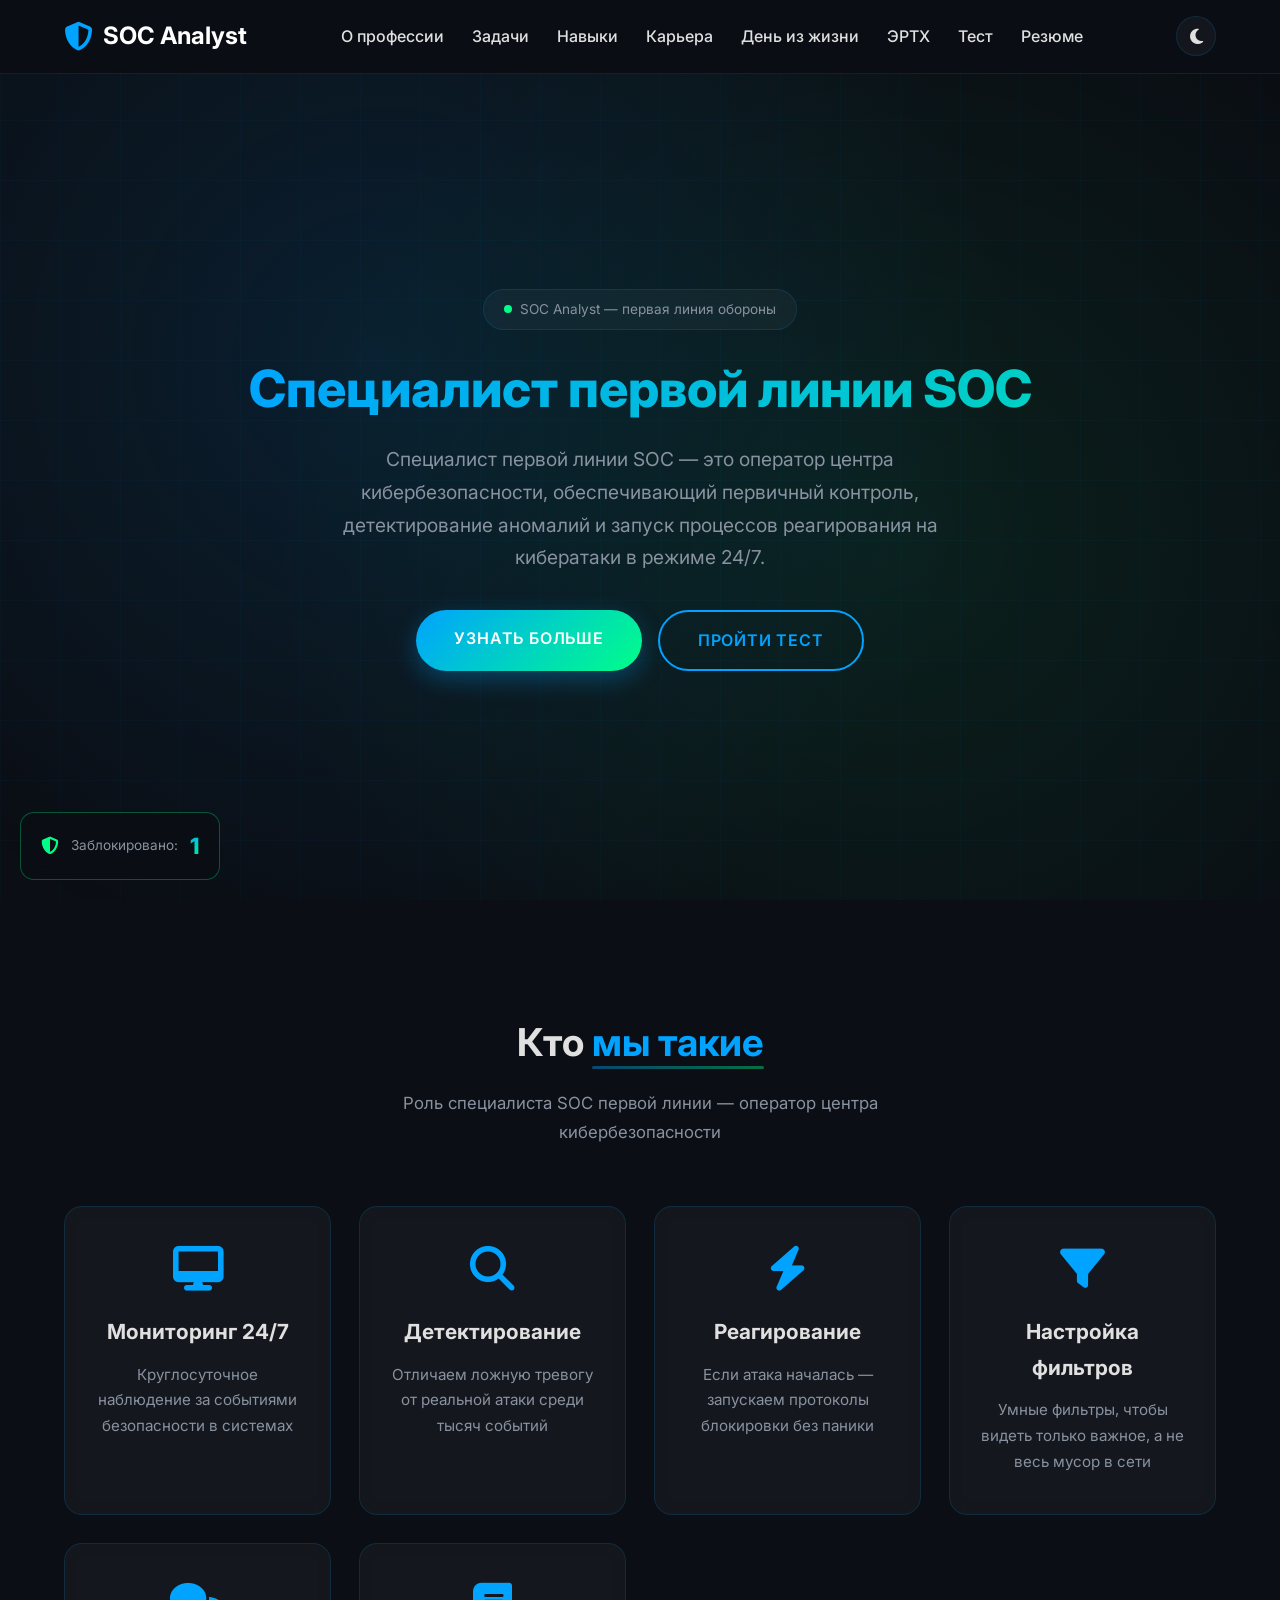
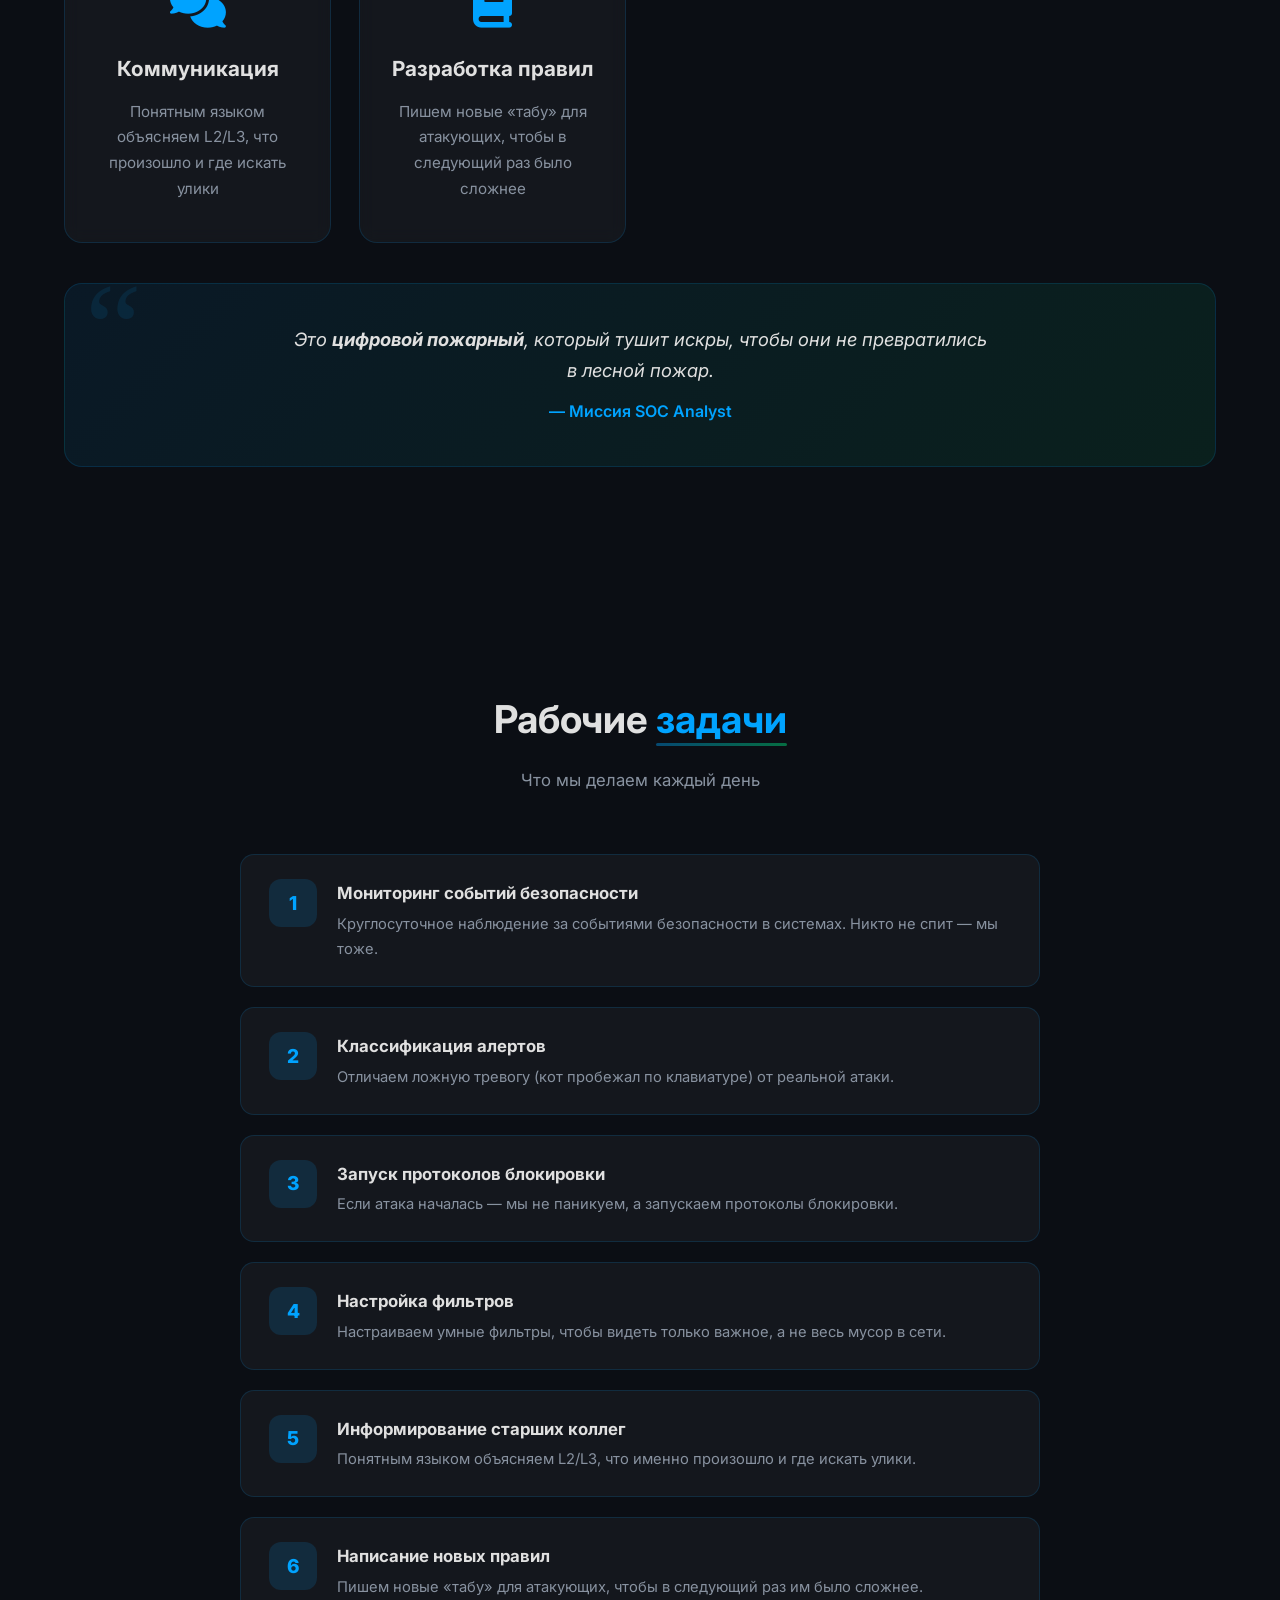
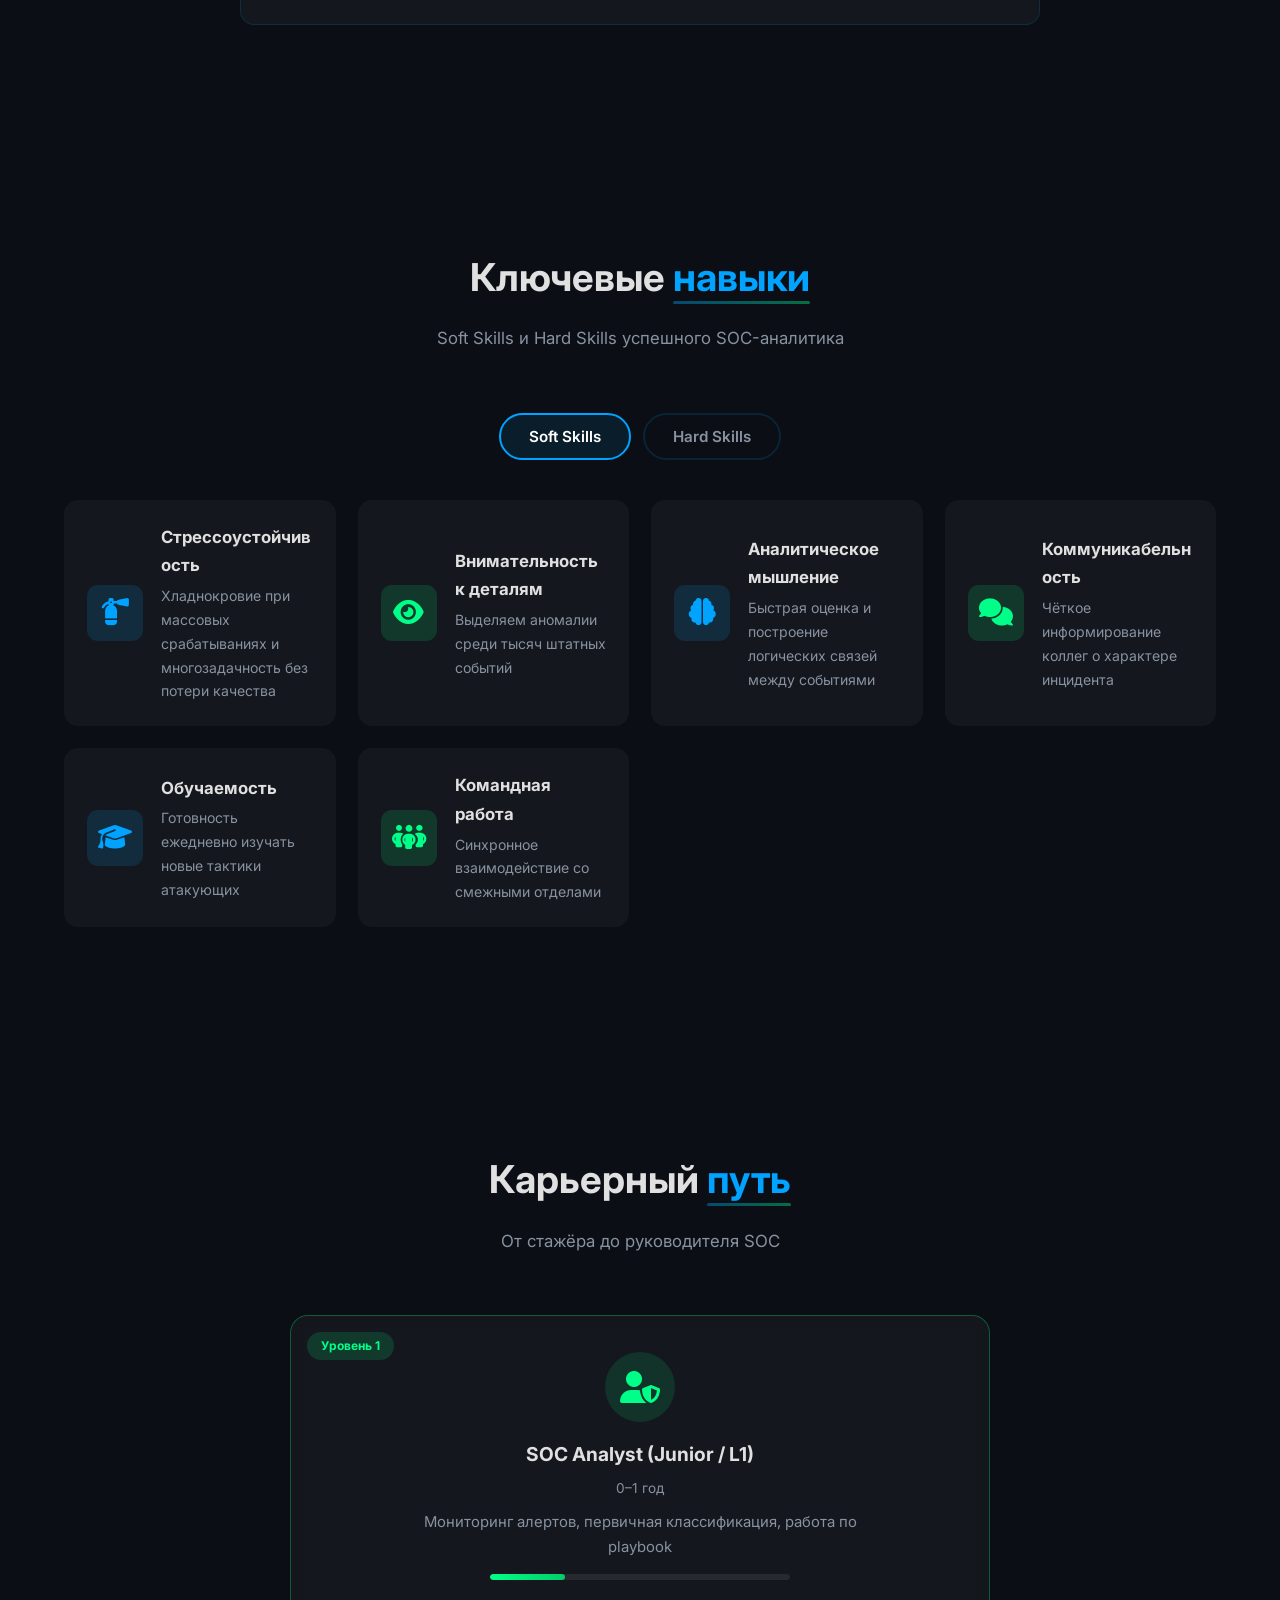
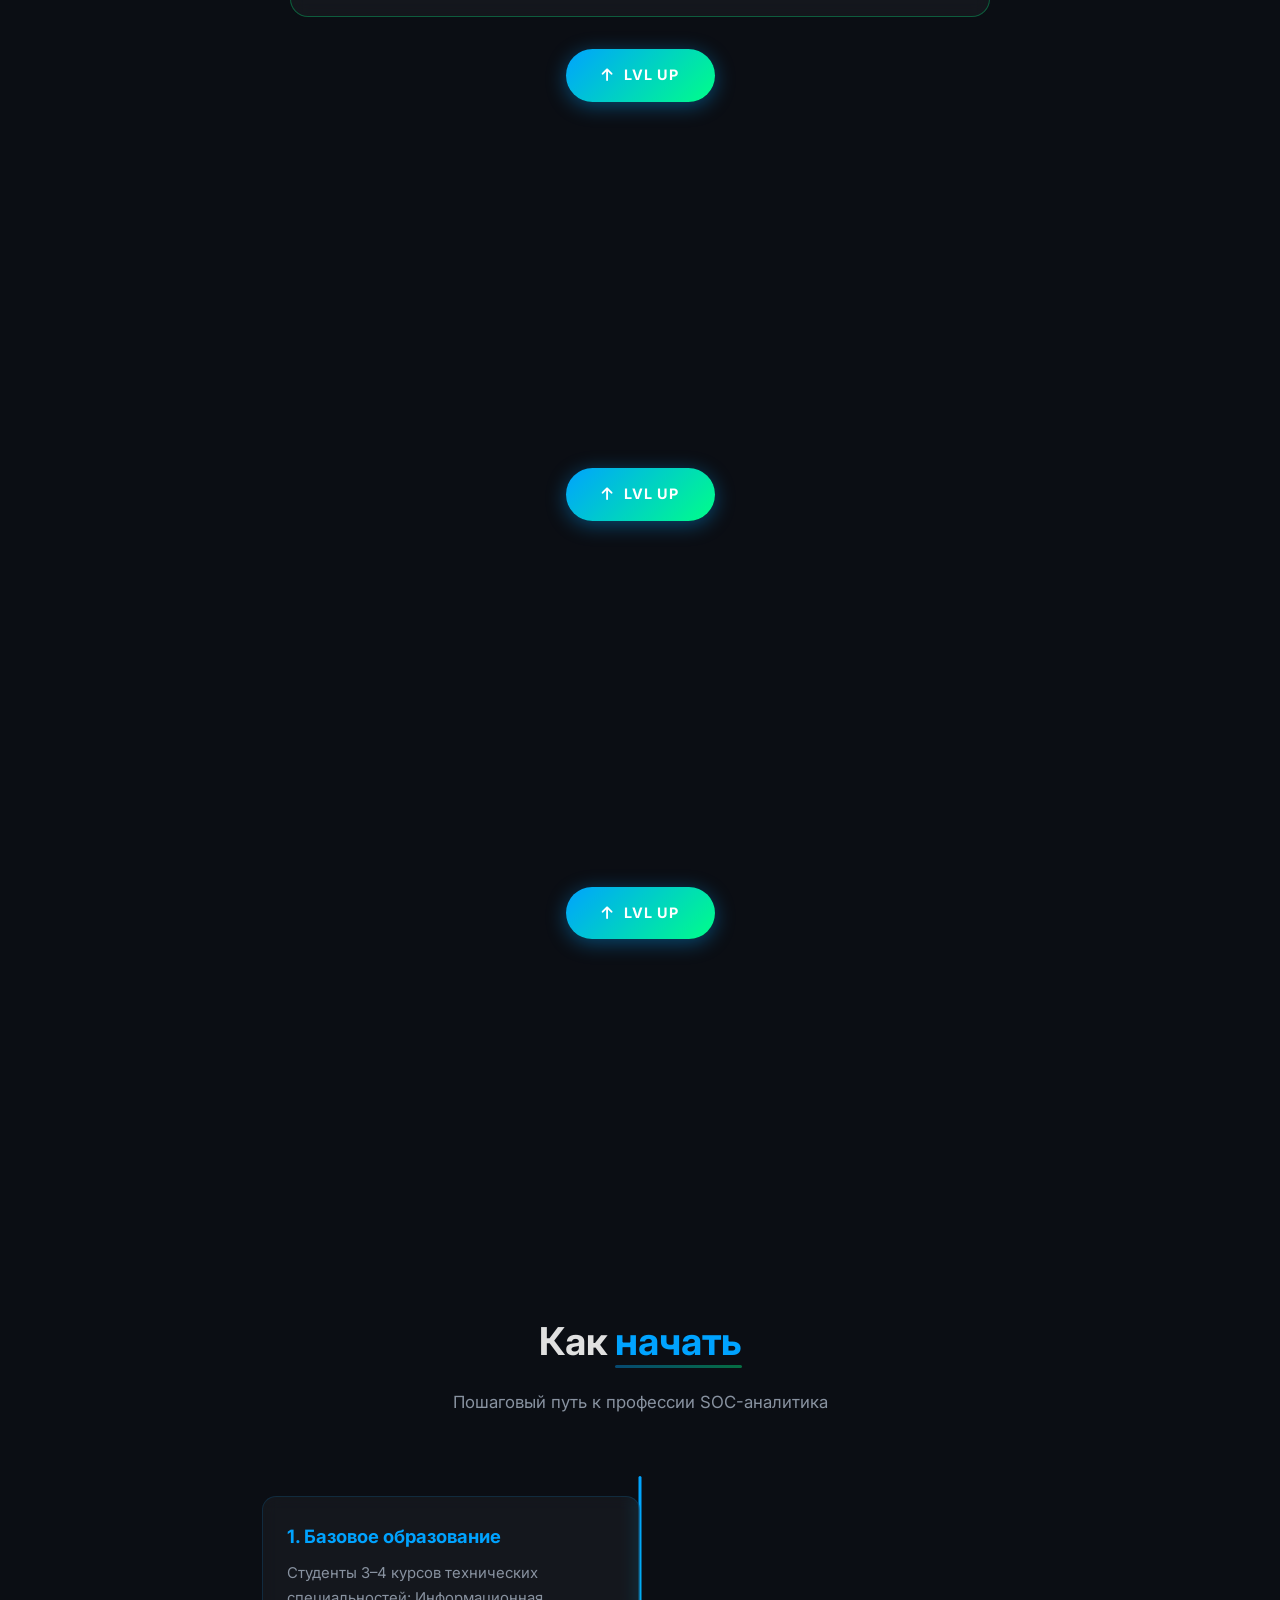
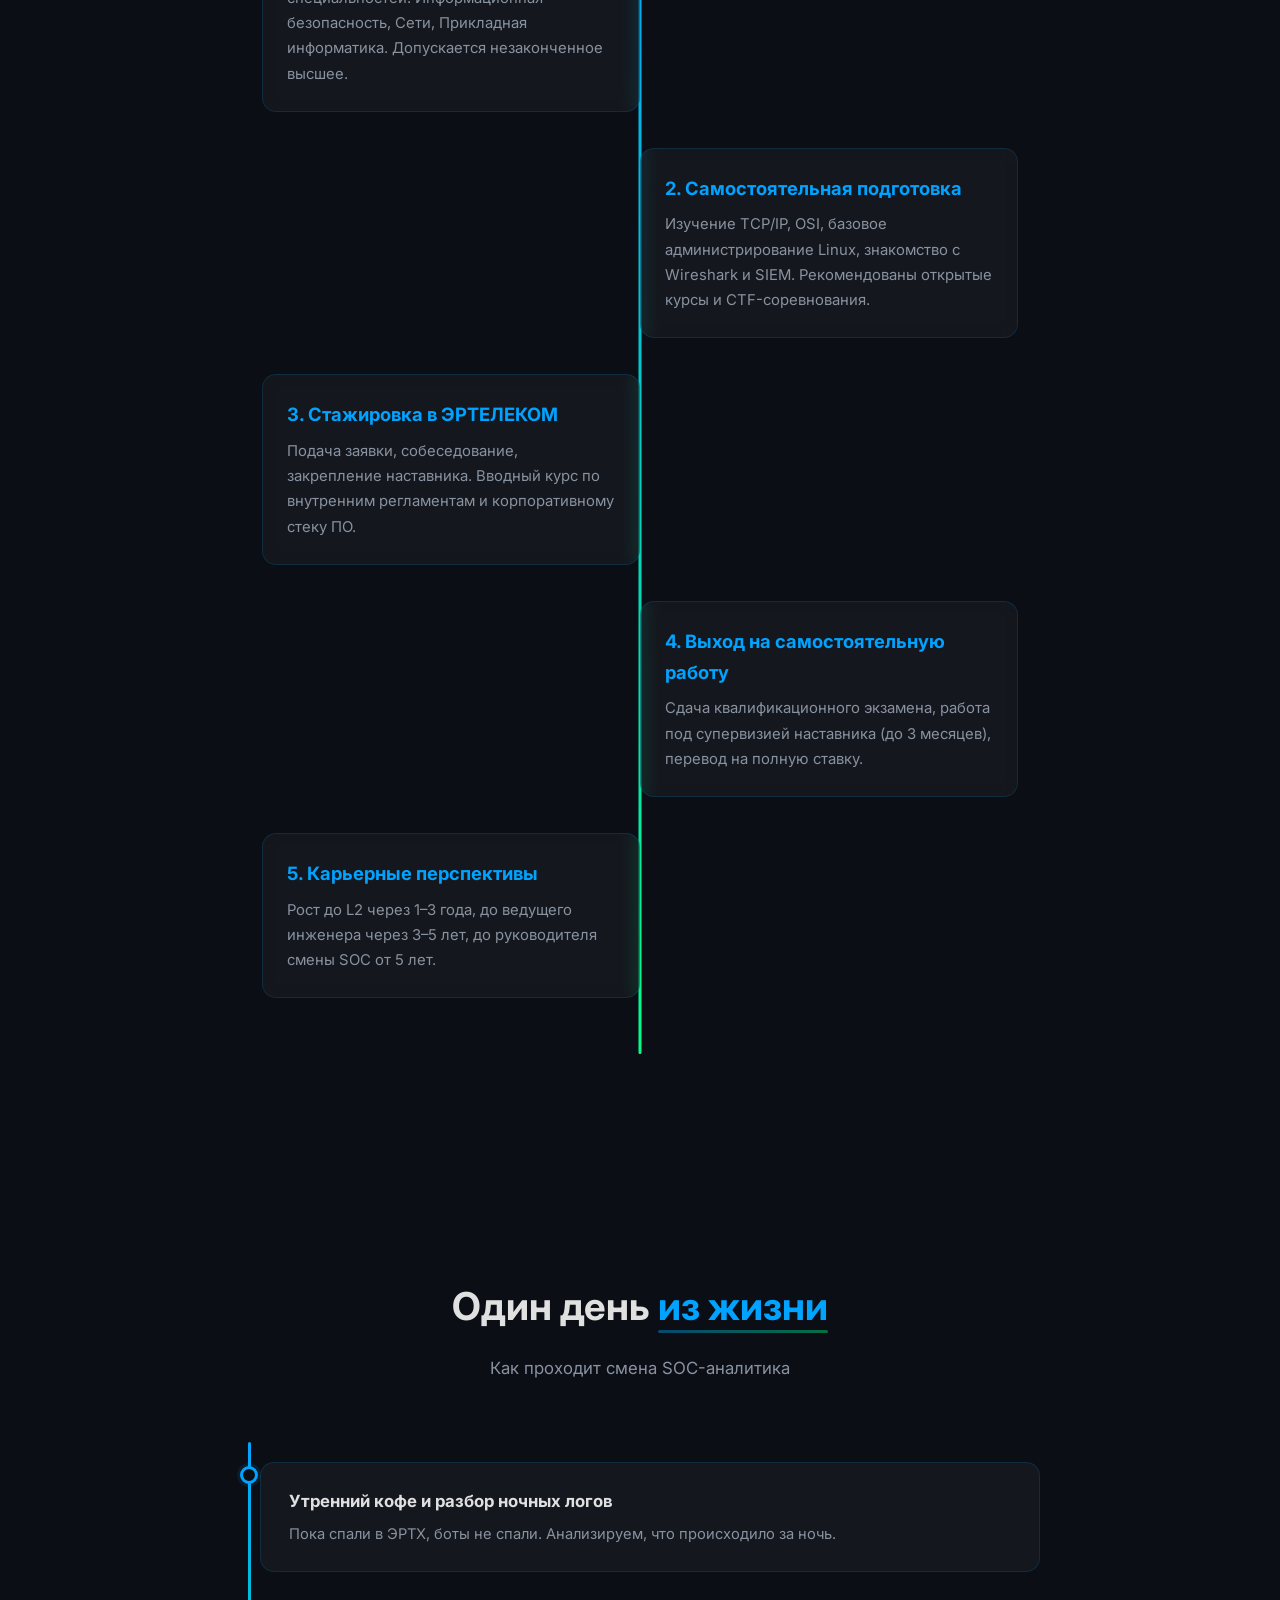
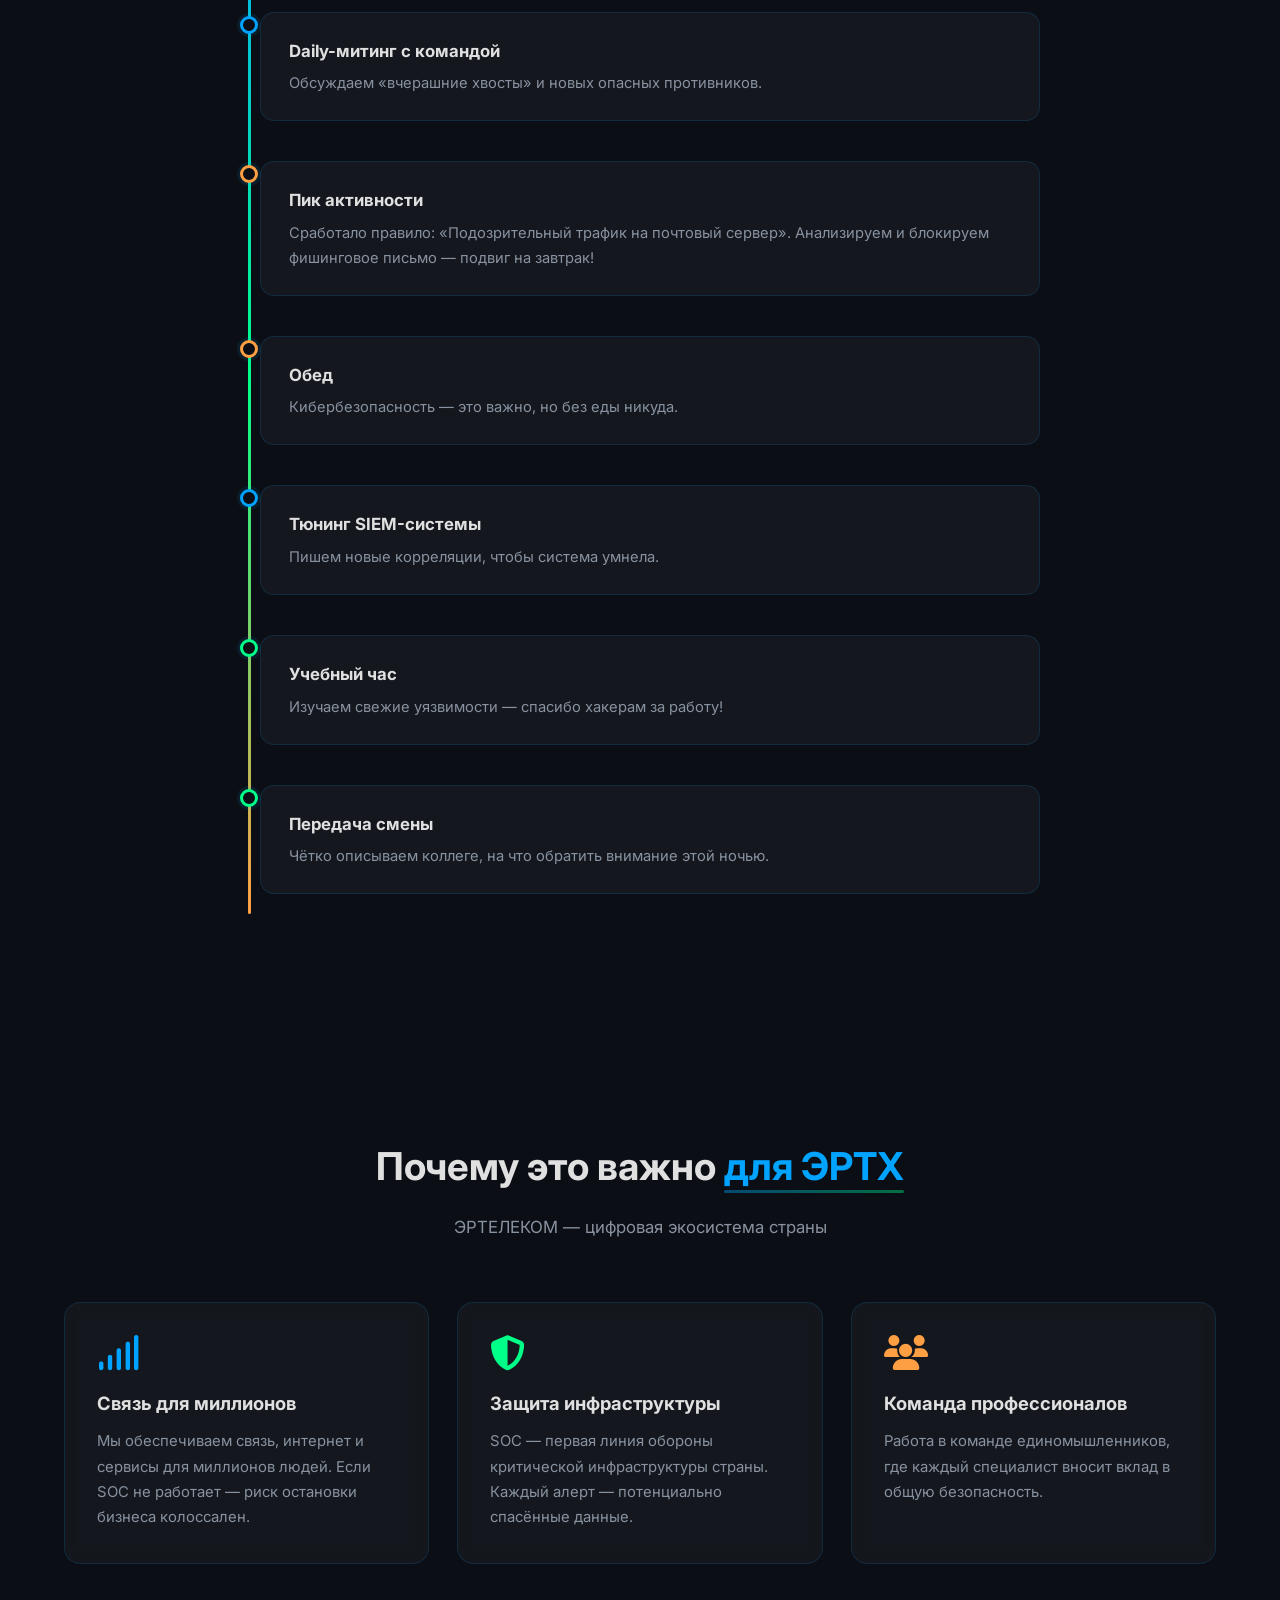
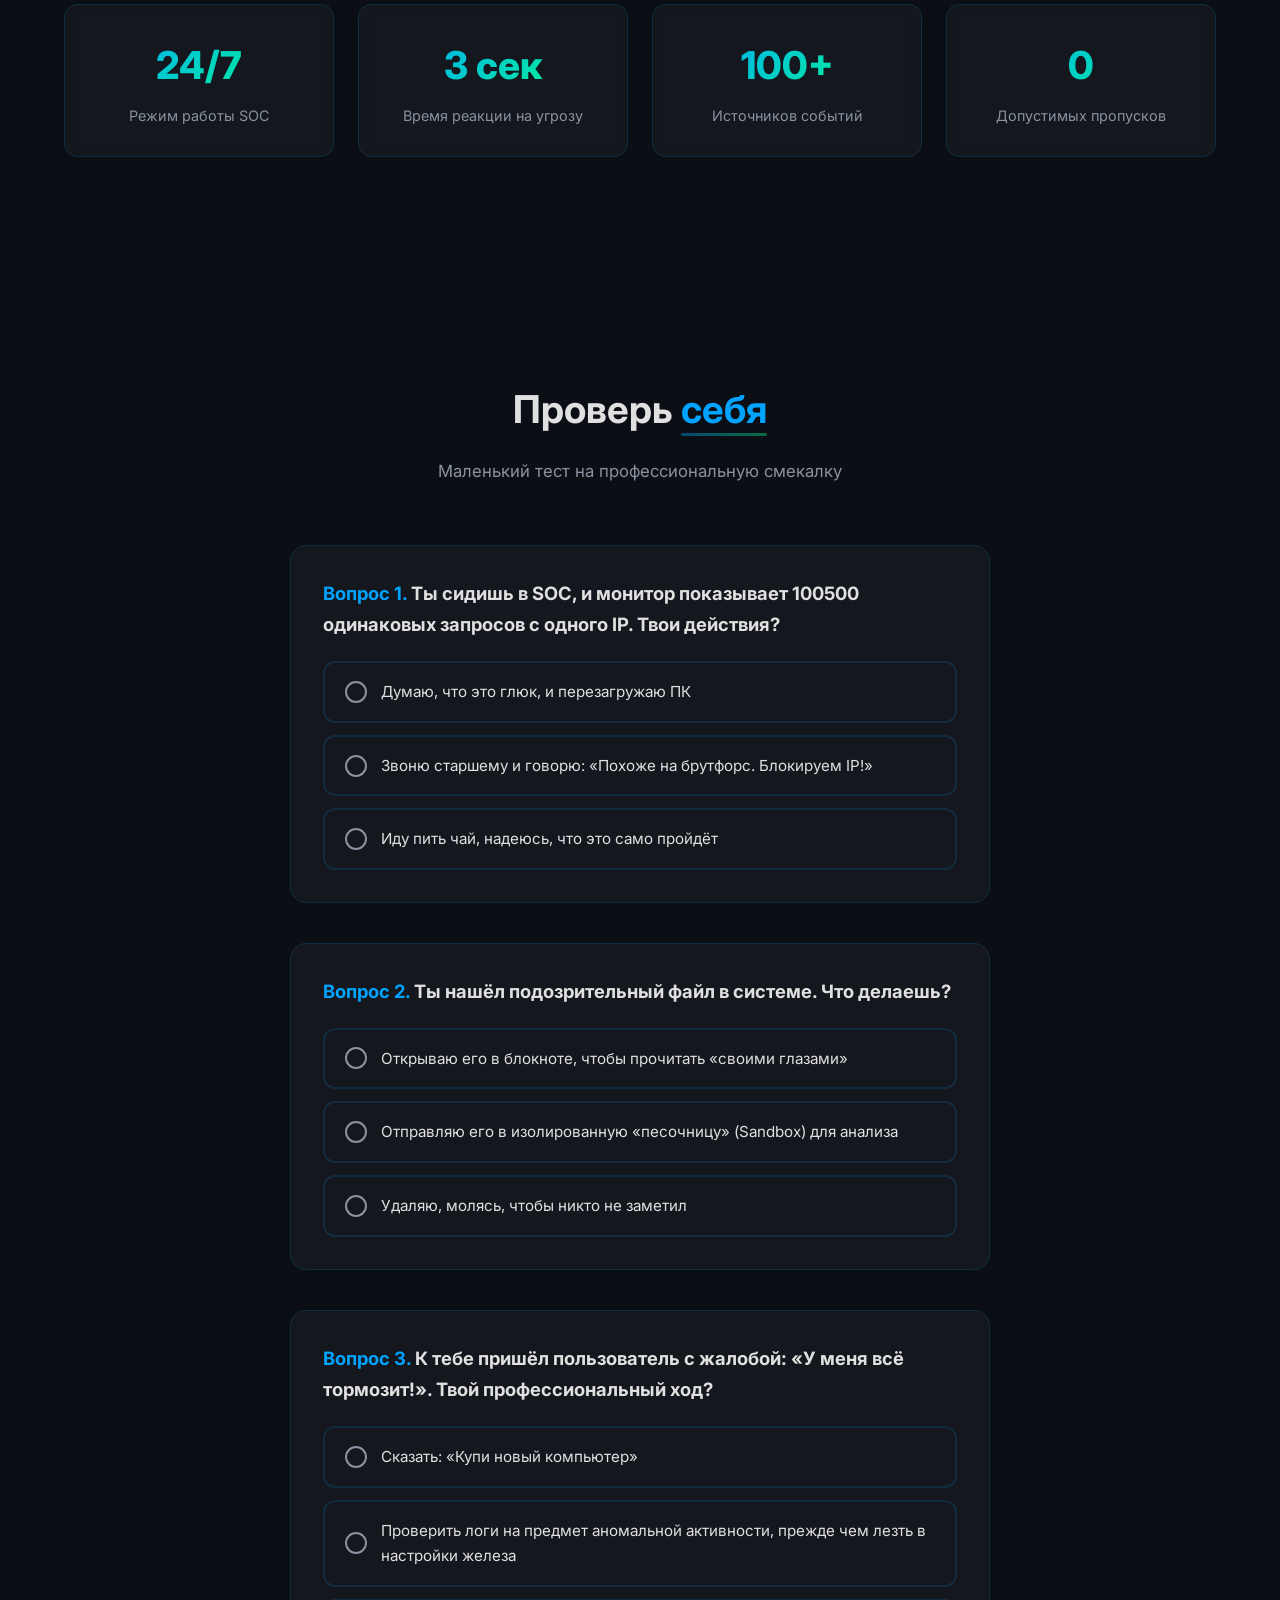
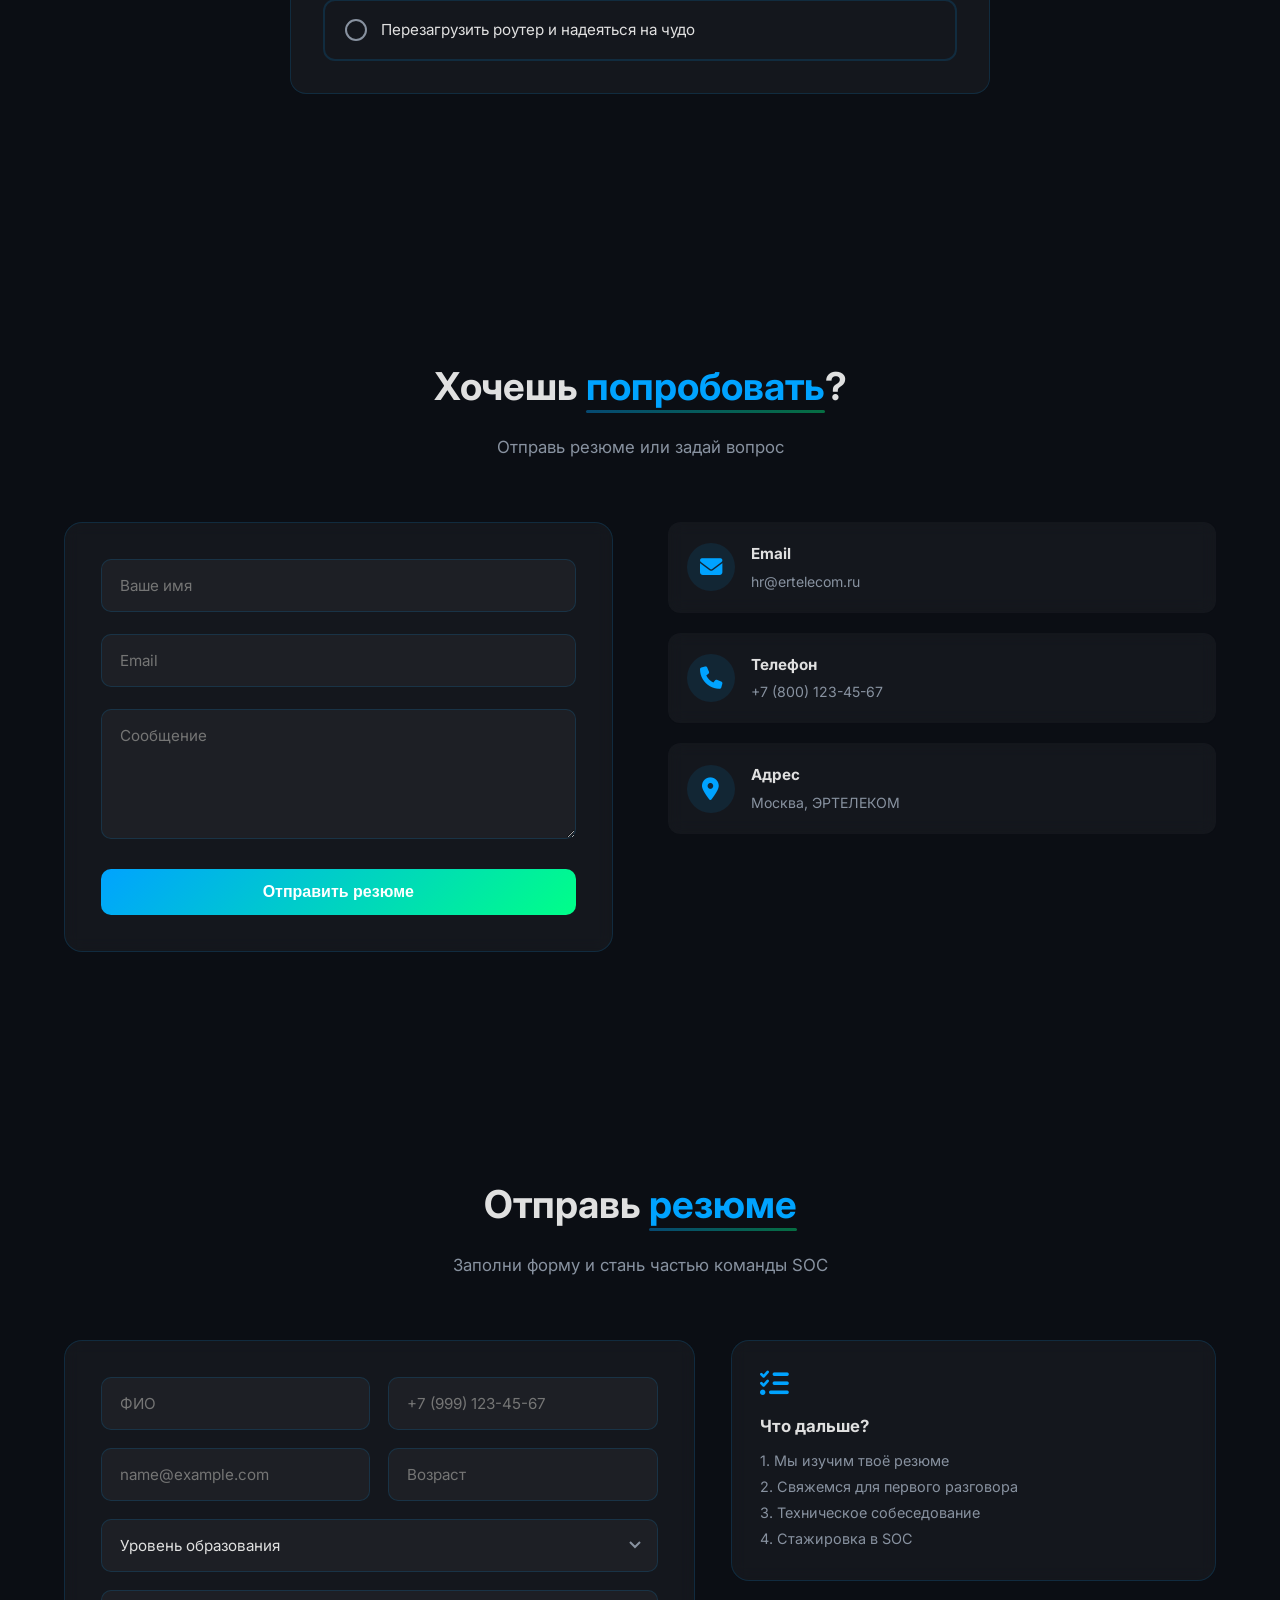
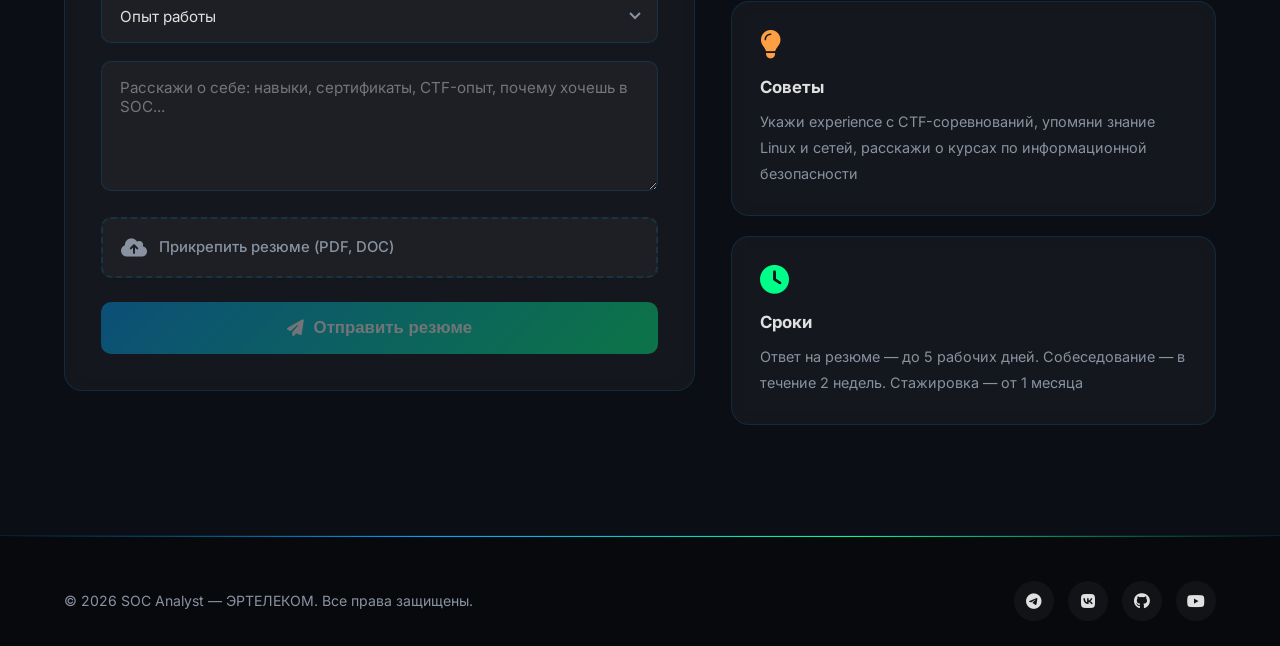
<file: index.html>
<!DOCTYPE html>
<html lang="ru">
<head>
<meta charset="UTF-8">
<meta name="viewport" content="width=device-width, initial-scale=1.0">
<title>SOC Analyst — Специалист первой линии</title>
<link rel="preconnect" href="https://fonts.googleapis.com">
<link rel="preconnect" href="https://fonts.gstatic.com" crossorigin>
<link href="https://fonts.googleapis.com/css2?family=Inter:wght@400;600;700;800&display=swap" rel="stylesheet">
<link rel="stylesheet" href="https://cdnjs.cloudflare.com/ajax/libs/font-awesome/6.5.0/css/all.min.css">
<style>
:root{--bg:#0b0e14;--card:rgba(255,255,255,0.04);--blue:#00a3ff;--green:#00ff88;--txt:#e0e0e0;--dim:#8892a0;--glow:rgba(0,163,255,0.15);--orange:#ff9f43;--red:#ff6b6b;--purple:#a66cff}
[data-theme="light"]{--bg:#f0f2f5;--card:rgba(0,0,0,0.04);--txt:#1a1a2e;--dim:#555;--glow:rgba(0,100,200,0.12)}
[data-theme="light"] header{background:rgba(240,242,245,0.92)}
[data-theme="light"] .logo{color:#1a1a2e}
[data-theme="light"] nav a{color:#1a1a2e}
[data-theme="light"] .mob{color:#1a1a2e}
[data-theme="light"] .hero::before{background:radial-gradient(circle at 30% 40%,rgba(0,100,200,0.08) 0%,transparent 60%),radial-gradient(circle at 70% 60%,rgba(0,180,80,0.06) 0%,transparent 60%)}
[data-theme="light"] .glass{background:rgba(255,255,255,0.7);border-color:rgba(0,100,200,0.12)}
[data-theme="light"] .glass:hover{box-shadow:0 16px 45px rgba(0,100,200,0.1)}
[data-theme="light"] .sec-h h2{color:#1a1a2e}
[data-theme="light"] .sec-h p{color:#555}
[data-theme="light"] h4,[data-theme="light"] h3{color:#1a1a2e!important}
[data-theme="light"] p{color:#444}
[data-theme="light"] .schedule-dot{background:var(--bg)}
[data-theme="light"] footer{background:rgba(0,0,0,0.06);border-top-color:rgba(0,100,200,0.12)}
[data-theme="light"] .ftr-l{color:#555}
[data-theme="light"] .ftr-s a{background:rgba(0,0,0,0.06);color:#1a1a2e}
[data-theme="light"] select option{background:#f0f2f5;color:#1a1a2e}
[data-theme="light"] .fg input,[data-theme="light"] .fg textarea,[data-theme="light"] select{background:rgba(255,255,255,0.8);border-color:rgba(0,0,0,0.12)}
[data-theme="light"] .fg input::placeholder,[data-theme="light"] .fg textarea::placeholder{color:#888}
[data-theme="light"] .resume-btn{box-shadow:0 4px 15px rgba(0,100,200,0.2)}
[data-theme="light"] .file-box{border-color:rgba(0,0,0,0.15);color:#555}
[data-theme="light"] .file-label:hover .file-box{border-color:var(--blue);color:var(--blue)}
[data-theme="light"] .ci{background:rgba(255,255,255,0.6)}
[data-theme="light"] .ci div p{color:#555}
[data-theme="light"] .ci div h4{color:#1a1a2e}
[data-theme="light"] .quiz-q{background:rgba(255,255,255,0.6);border-color:rgba(0,0,0,0.08)}
[data-theme="light"] .quiz-q h3{color:#1a1a2e}
[data-theme="light"] .quiz-opt{border-color:rgba(0,0,0,0.12);color:#1a1a2e}
[data-theme="light"] .quiz-opt:hover{background:rgba(0,100,200,0.06)}
[data-theme="light"] .quiz-result{background:linear-gradient(135deg,rgba(0,100,200,0.06),rgba(0,180,80,0.06));border-color:rgba(0,0,0,0.08)}
[data-theme="light"] .career-table td{color:#1a1a2e;border-bottom-color:rgba(0,0,0,0.06)}
[data-theme="light"] nav ul.show{background:rgba(240,242,245,0.98)}
[data-theme="light"] nav ul.show a{color:#1a1a2e}
[data-theme="light"] .task-item{background:rgba(255,255,255,0.6);border-color:rgba(0,0,0,0.08)}
[data-theme="light"] .task-item:hover{border-color:var(--blue);background:rgba(255,255,255,0.8)}
[data-theme="light"] .task-num{background:rgba(0,100,200,0.1);color:var(--blue)}
[data-theme="light"] .sk{background:rgba(255,255,255,0.5);border-color:transparent}
[data-theme="light"] .sk:hover{border-color:var(--blue);background:rgba(0,100,200,0.05)}
[data-theme="light"] .about-card{background:rgba(255,255,255,0.6);border-color:rgba(0,0,0,0.08)}
[data-theme="light"] .about-card:hover{border-color:var(--blue)}
[data-theme="light"] .why-card{background:rgba(255,255,255,0.6);border-color:rgba(0,0,0,0.08)}
[data-theme="light"] .why-card:hover{border-color:var(--green);box-shadow:0 12px 35px rgba(0,180,80,0.08)}
[data-theme="light"] .stat-box{background:rgba(255,255,255,0.6);border-color:rgba(0,0,0,0.08)}
[data-theme="light"] .stat-box p{color:#555}
[data-theme="light"] .tl-i{background:rgba(255,255,255,0.6);border-color:rgba(0,0,0,0.08)}
[data-theme="light"] .tl-i p{color:#555}
[data-theme="light"] .schedule-content{background:rgba(255,255,255,0.6);border-color:rgba(0,0,0,0.08)}
[data-theme="light"] .schedule-content:hover{border-color:var(--blue)}
[data-theme="light"] .schedule-content p{color:#555}
[data-theme="light"] .quote-box{background:linear-gradient(135deg,rgba(0,100,200,0.06),rgba(0,180,80,0.06));border-color:rgba(0,0,0,0.08)}
[data-theme="light"] .quote-box p{color:#1a1a2e}
[data-theme="light"] .quote-box .author{color:var(--blue)}
[data-theme="light"] .quote-box::before{color:rgba(0,100,200,0.08)}
[data-theme="light"] .career-table{background:rgba(255,255,255,0.7);border-color:rgba(0,0,0,0.1)}
[data-theme="light"] .career-table th{background:rgba(0,100,200,0.08);color:var(--blue);border-bottom-color:rgba(0,0,0,0.1)}
[data-theme="light"] .career-table td{border-bottom-color:rgba(0,0,0,0.05)}
[data-theme="light"] .career-table tr:hover td{background:rgba(0,100,200,0.04)}
[data-theme="light"] .ri-card{background:rgba(255,255,255,0.6);border-color:rgba(0,0,0,0.08)}
[data-theme="light"] .ri-card p{color:#555}
[data-theme="light"] .quiz-opt .radio{border-color:#aaa}
[data-theme="light"] .quiz-opt.selected .radio{border-color:var(--blue)}
[data-theme="light"] .quiz-opt.correct .radio{border-color:var(--green)}
[data-theme="light"] .quiz-opt.correct .radio::after{background:var(--green)}
[data-theme="light"] .quiz-opt.wrong .radio{border-color:var(--red)}
[data-theme="light"] .quiz-opt.wrong .radio::after{background:var(--red)}
[data-theme="light"] .quiz-opt.correct{background:rgba(0,180,80,0.08)}
[data-theme="light"] .quiz-opt.wrong{background:rgba(255,107,107,0.08)}
[data-theme="light"] .resume-success h3{color:#1a1a2e}
[data-theme="light"] .resume-success p{color:#555}
[data-theme="light"] .success-icon{color:var(--green)}
[data-theme="light"] .resume-info .ri-card p{color:#555}
[data-theme="light"] .hero-badge{border-color:rgba(0,0,0,0.1);color:#555}
[data-theme="light"] .hero-badge .dot{background:var(--green)}
[data-theme="light"] .tl-i:hover::before{box-shadow:0 0 0 6px rgba(0,100,200,0.2)}
[data-theme="light"] .schedule-item:hover .schedule-dot{box-shadow:0 0 0 6px rgba(0,100,200,0.15)}
[data-theme="light"] footer::before{background:linear-gradient(90deg,transparent,rgba(0,100,200,0.3),rgba(0,180,80,0.3),transparent)}
[data-theme="light"] .glass::before{background:linear-gradient(90deg,transparent,rgba(0,100,200,0.2),rgba(0,180,80,0.2),transparent)}
.theme-btn{background:var(--card);border:1px solid var(--glow);border-radius:50%;width:40px;height:40px;display:flex;align-items:center;justify-content:center;color:var(--txt);font-size:1.1rem;cursor:pointer;transition:.3s}
.theme-btn:hover{border-color:var(--blue);color:var(--blue);transform:rotate(20deg)}
*{margin:0;padding:0;box-sizing:border-box}
html{scroll-behavior:smooth}
body{font-family:'Inter',sans-serif;background:var(--bg);color:var(--txt);line-height:1.7;overflow-x:hidden}
a{color:var(--blue);text-decoration:none;transition:.3s}
a:hover{color:var(--green)}
.wrap{max-width:1200px;margin:0 auto;padding:0 24px}

/* Grid overlay */
body::before{content:'';position:fixed;inset:0;background-image:linear-gradient(rgba(0,163,255,0.03) 1px,transparent 1px),linear-gradient(90deg,rgba(0,163,255,0.03) 1px,transparent 1px);background-size:60px 60px;pointer-events:none;z-index:0}
[data-theme="light"] body::before{background-image:linear-gradient(rgba(0,100,200,0.04) 1px,transparent 1px),linear-gradient(90deg,rgba(0,100,200,0.04) 1px,transparent 1px)}

/* Reveal animation */
.reveal{opacity:0;transform:translateY(40px);transition:opacity .7s ease,transform .7s ease}
.reveal.visible{opacity:1;transform:translateY(0)}

header{position:fixed;top:0;width:100%;background:rgba(11,14,20,0.92);backdrop-filter:blur(14px);border-bottom:1px solid var(--glow);z-index:999;padding:16px 0}
.hdr{display:flex;justify-content:space-between;align-items:center}
.logo{font-size:1.5rem;font-weight:700;color:#fff;display:flex;align-items:center;gap:10px}
.logo i{color:var(--blue);font-size:1.8rem;animation:shieldPulse 3s ease-in-out infinite}
/* Падающие угрозы */
.threat-container{position:fixed;inset:0;pointer-events:none;z-index:9999;overflow:hidden}
.threat{position:absolute;pointer-events:auto;cursor:pointer;display:flex;align-items:center;gap:8px;padding:8px 16px;border-radius:8px;font-size:.85rem;font-weight:600;white-space:nowrap;animation:threatFall linear forwards;transition:opacity .3s}
.threat:hover{animation-play-state:paused}
.threat .icon{font-size:1.2rem}
.threat.malware{background:rgba(255,107,107,0.15);border:1px solid rgba(255,107,107,0.4);color:#ff6b6b}
.threat.phishing{background:rgba(255,159,67,0.15);border:1px solid rgba(255,159,67,0.4);color:#ff9f43}
.threat.bruteforce{background:rgba(166,108,255,0.15);border:1px solid rgba(166,108,255,0.4);color:#a66cff}
.threat.ransomware{background:rgba(255,71,87,0.15);border:1px solid rgba(255,71,87,0.4);color:#ff4757}
.threat.ddos{background:rgba(255,165,2,0.15);border:1px solid rgba(255,165,2,0.4);color:#ffa502}
.threat.exploit{background:rgba(255,107,129,0.15);border:1px solid rgba(255,107,129,0.4);color:#ff6b81}
@keyframes threatFall{0%{transform:translateY(-80px);opacity:0}10%{opacity:1}90%{opacity:1}100%{transform:translateY(110vh);opacity:0}}
.blocked-toast{position:fixed;pointer-events:none;z-index:10000;padding:12px 24px;border-radius:12px;font-weight:700;font-size:.9rem;display:flex;align-items:center;gap:10px;animation:toastPop .8s ease forwards;box-shadow:0 8px 30px rgba(0,255,136,0.3)}
.blocked-toast .shield{font-size:1.3rem;animation:shieldSpin .5s ease}
@keyframes toastPop{0%{transform:translateY(0) scale(0.5);opacity:0}30%{transform:translateY(-10px) scale(1.1);opacity:1}50%{transform:translateY(-20px) scale(1);opacity:1}100%{transform:translateY(-60px) scale(0.8);opacity:0}}
@keyframes shieldSpin{0%{transform:rotate(0deg) scale(1)}50%{transform:rotate(180deg) scale(1.3)}100%{transform:rotate(360deg) scale(1)}}
.blocked-toast.success{background:linear-gradient(135deg,rgba(0,255,136,0.2),rgba(0,163,255,0.2));border:1px solid rgba(0,255,136,0.5);color:#00ff88}
.threat-counter{position:fixed;bottom:20px;left:20px;z-index:10001;background:rgba(11,14,20,0.9);border:1px solid rgba(0,255,136,0.3);border-radius:14px;padding:14px 20px;display:flex;align-items:center;gap:12px;backdrop-filter:blur(10px);font-size:.85rem;color:var(--dim);transition:.3s}
.threat-counter:hover{border-color:var(--green);transform:translateY(-2px)}
.threat-counter .count{font-size:1.4rem;font-weight:800;background:linear-gradient(135deg,var(--blue),var(--green));-webkit-background-clip:text;background-clip:text;color:transparent}
.threat-counter i{color:var(--green);font-size:1.1rem;animation:counterPulse 2s ease-in-out infinite}
@keyframes counterPulse{0%,100%{transform:scale(1)}50%{transform:scale(1.15)}}

/* Карьерный путь — уровни */
.career-levels{display:flex;flex-direction:column;gap:24px;max-width:700px;margin:0 auto}
.career-level{position:relative;opacity:0;transform:translateY(30px);transition:all .6s ease;pointer-events:none}
.career-level.unlocked{opacity:1;transform:translateY(0);pointer-events:auto}
.career-level.unlocked .career-level-inner{border-color:rgba(0,255,136,0.3)}
.career-level.locked .career-level-inner{filter:blur(3px);opacity:.4}
.career-level.just-unlocked{animation:levelUnlock .8s ease}
@keyframes levelUnlock{0%{transform:translateY(30px) scale(0.9);opacity:0}50%{transform:translateY(-10px) scale(1.02);opacity:1}100%{transform:translateY(0) scale(1);opacity:1}}
.career-level-inner{padding:32px;display:flex;flex-direction:column;align-items:center;text-align:center;position:relative}
.level-badge{position:absolute;top:16px;left:16px;padding:4px 14px;border-radius:20px;font-size:.75rem;font-weight:700}
.level-icon{width:70px;height:70px;border-radius:50%;display:flex;align-items:center;justify-content:center;font-size:2rem;margin-bottom:16px;transition:.3s}
.career-level.unlocked:hover .level-icon{transform:scale(1.1);box-shadow:0 0 30px rgba(0,163,255,0.3)}
.career-level[data-level="1"] .level-icon{background:rgba(0,255,136,0.12);color:var(--green)}
.career-level[data-level="2"] .level-icon{background:rgba(0,163,255,0.12);color:var(--blue)}
.career-level[data-level="3"] .level-icon{background:rgba(166,108,255,0.12);color:var(--purple)}
.career-level[data-level="4"] .level-icon{background:rgba(255,159,67,0.12);color:var(--orange)}
.career-level-inner h4{color:var(--txt);font-size:1.2rem;margin-bottom:6px}
.level-period{color:var(--dim);font-size:.85rem;margin-bottom:10px}
.career-level-inner p{color:var(--dim);font-size:.93rem;max-width:500px}
.level-bar{width:100%;max-width:300px;height:6px;background:rgba(255,255,255,0.08);border-radius:3px;margin-top:14px;overflow:hidden}
.level-fill{height:100%;border-radius:3px;transition:width .8s ease}
.career-level[data-level="1"] .level-fill{background:linear-gradient(90deg,var(--green),#00cc6a)}
.career-level[data-level="2"] .level-fill{background:linear-gradient(90deg,var(--blue),#0088cc)}
.career-level[data-level="3"] .level-fill{background:linear-gradient(90deg,var(--purple),#8844cc)}
.career-level[data-level="4"] .level-fill{background:linear-gradient(90deg,var(--orange),#cc7700)}
.lvl-up-wrap{display:flex;justify-content:center;padding:8px 0;z-index:10}
.lvl-up-btn{padding:14px 36px;border-radius:50px;background:linear-gradient(135deg,var(--blue),var(--green));color:#fff;font-weight:700;font-size:.9rem;cursor:pointer;border:none;transition:.3s;text-transform:uppercase;letter-spacing:1px;box-shadow:0 4px 20px rgba(0,163,255,0.4);pointer-events:auto}
.lvl-up-btn:hover{transform:translateY(-3px);box-shadow:0 8px 30px rgba(0,163,255,0.6)}
.lvl-up-btn:active{transform:scale(0.95)}
.lvl-up-btn i{margin-right:6px}
.lvl-up-btn.pulse{animation:lvlPulse 2s ease-in-out infinite}
.lvl-up-btn.hidden{display:none}
@keyframes lvlPulse{0%,100%{box-shadow:0 4px 20px rgba(0,163,255,0.4)}50%{box-shadow:0 4px 30px rgba(0,255,136,0.6)}}

@keyframes shieldPulse{0%,100%{filter:drop-shadow(0 0 4px rgba(0,163,255,0.4))}50%{filter:drop-shadow(0 0 12px rgba(0,163,255,0.8))}}
nav ul{list-style:none;display:flex;gap:28px}
nav a{color:var(--txt);font-weight:500;position:relative;padding:4px 0}
nav a::after{content:'';position:absolute;bottom:-2px;left:0;width:0;height:2px;background:linear-gradient(90deg,var(--blue),var(--green));transition:.3s;border-radius:2px}
nav a:hover::after{width:100%}
.mob{display:none;font-size:1.6rem;color:#fff;cursor:pointer}
.hero{min-height:100vh;display:flex;align-items:center;justify-content:center;text-align:center;position:relative;overflow:hidden;padding:140px 20px 80px}
.hero::before{content:'';position:absolute;inset:0;background:radial-gradient(circle at 30% 40%,rgba(0,163,255,0.12) 0%,transparent 60%),radial-gradient(circle at 70% 60%,rgba(0,255,136,0.08) 0%,transparent 60%);animation:pulse 6s ease-in-out infinite alternate}
@keyframes pulse{0%{transform:scale(1);opacity:.6}100%{transform:scale(1.05);opacity:1}}
.hero-c{position:relative;z-index:2;max-width:850px}
.hero h1{font-size:3.2rem;font-weight:800;line-height:1.2;margin-bottom:24px;background:linear-gradient(135deg,var(--blue),var(--green));-webkit-background-clip:text;background-clip:text;color:transparent;background-size:200% 200%;animation:grad 5s ease infinite}
@keyframes grad{0%,100%{background-position:0% 50%}50%{background-position:100% 50%}}
.hero p{font-size:1.2rem;color:var(--dim);margin-bottom:36px;max-width:650px;margin-inline:auto}
.hero-badge{display:inline-flex;align-items:center;gap:8px;padding:8px 20px;border-radius:50px;border:1px solid var(--glow);background:var(--card);color:var(--dim);font-size:.85rem;margin-bottom:28px;backdrop-filter:blur(8px)}
.hero-badge .dot{width:8px;height:8px;border-radius:50%;background:var(--green);animation:dotBlink 2s ease-in-out infinite}
@keyframes dotBlink{0%,100%{opacity:1;box-shadow:0 0 6px var(--green)}50%{opacity:.4;box-shadow:none}}
.btn{display:inline-block;padding:15px 38px;border-radius:50px;background:linear-gradient(135deg,var(--blue),var(--green));color:#fff;font-weight:600;font-size:1rem;text-transform:uppercase;letter-spacing:.8px;transition:.3s;box-shadow:0 8px 25px rgba(0,163,255,0.3);position:relative;overflow:hidden}
.btn::after{content:'';position:absolute;top:0;left:-100%;width:100%;height:100%;background:linear-gradient(90deg,transparent,rgba(255,255,255,0.15),transparent);transition:.5s}
.btn:hover::after{left:100%}
.btn:hover{transform:translateY(-3px);box-shadow:0 12px 35px rgba(0,163,255,0.4);color:#fff}
.btn-outline{display:inline-block;padding:15px 38px;border-radius:50px;border:2px solid var(--blue);color:var(--blue);font-weight:600;font-size:1rem;text-transform:uppercase;letter-spacing:.8px;transition:.3s;background:transparent;position:relative;overflow:hidden}
.btn-outline::after{content:'';position:absolute;top:0;left:-100%;width:100%;height:100%;background:linear-gradient(90deg,transparent,rgba(0,163,255,0.1),transparent);transition:.5s}
.btn-outline:hover::after{left:100%}
.btn-outline:hover{background:var(--blue);color:#fff;transform:translateY(-3px)}
section{padding:110px 0;position:relative;z-index:1}
.sec-h{text-align:center;margin-bottom:60px}
.sec-h h2{font-size:2.4rem;font-weight:700;color:var(--txt);margin-bottom:14px}
.sec-h h2 span{color:var(--blue);position:relative}
.sec-h h2 span::after{content:'';position:absolute;bottom:-4px;left:0;width:100%;height:3px;background:linear-gradient(90deg,var(--blue),var(--green));border-radius:3px;opacity:.4}
.sec-h p{font-size:1.05rem;color:var(--dim);max-width:550px;margin:0 auto}
.glass{background:var(--card);border:1px solid var(--glow);border-radius:18px;padding:36px;backdrop-filter:blur(8px);transition:.4s;position:relative;overflow:hidden}
.glass::before{content:'';position:absolute;top:0;left:0;right:0;height:2px;background:linear-gradient(90deg,transparent,var(--blue),var(--green),transparent);opacity:0;transition:.4s}
.glass:hover{transform:translateY(-8px);box-shadow:0 16px 45px rgba(0,163,255,0.18);border-color:var(--blue)}
.glass:hover::before{opacity:1}

/* Блок 1 — О профессии */
.about-grid{display:grid;grid-template-columns:repeat(auto-fit,minmax(260px,1fr));gap:28px}
.about-card{text-align:center;padding:40px 30px}
.about-card i{font-size:2.8rem;color:var(--blue);margin-bottom:22px;transition:.4s;display:inline-block}
.about-card:hover i{color:var(--green);transform:scale(1.15) rotate(-5deg)}
.about-card h3{font-size:1.3rem;color:var(--txt);margin-bottom:12px}
.about-card p{color:var(--dim);font-size:.95rem}
.quote-box{background:linear-gradient(135deg,rgba(0,163,255,0.08),rgba(0,255,136,0.08));border:1px solid var(--glow);border-radius:18px;padding:40px;text-align:center;margin-top:40px;position:relative;overflow:hidden}
.quote-box::before{content:'\201C';position:absolute;top:-20px;left:20px;font-size:8rem;color:rgba(0,163,255,0.1);font-family:Georgia,serif;line-height:1}
.quote-box p{font-size:1.15rem;color:var(--txt);font-style:italic;max-width:700px;margin:0 auto;position:relative;z-index:1}
.quote-box .author{color:var(--blue);font-weight:600;margin-top:12px;font-style:normal;position:relative;z-index:1}

/* Блок 2 — Задачи */
.tasks-list{display:flex;flex-direction:column;gap:20px;max-width:800px;margin:0 auto}
.task-item{display:flex;align-items:flex-start;gap:20px;padding:24px 28px;background:var(--card);border:1px solid var(--glow);border-radius:14px;transition:.3s;position:relative;overflow:hidden}
.task-item::after{content:'';position:absolute;left:0;top:0;bottom:0;width:3px;background:linear-gradient(to bottom,var(--blue),var(--green));opacity:0;transition:.3s}
.task-item:hover{border-color:var(--blue);transform:translateX(6px)}
.task-item:hover::after{opacity:1}
.task-num{width:48px;height:48px;border-radius:12px;display:flex;align-items:center;justify-content:center;font-weight:800;font-size:1.2rem;flex-shrink:0;background:rgba(0,163,255,0.14);color:var(--blue);transition:.3s}
.task-item:hover .task-num{background:rgba(0,163,255,0.25);transform:scale(1.1)}
.task-item h4{color:var(--txt);font-size:1.05rem;margin-bottom:4px}
.task-item p{color:var(--dim);font-size:.92rem}

/* Блок 3 — Навыки */
.skills-tabs{display:flex;justify-content:center;gap:12px;margin-bottom:40px;flex-wrap:wrap}
.tab-btn{padding:12px 28px;border-radius:50px;border:2px solid var(--glow);background:transparent;color:var(--dim);font-weight:600;font-size:.95rem;cursor:pointer;transition:.3s;font-family:inherit;position:relative;overflow:hidden}
.tab-btn::after{content:'';position:absolute;top:50%;left:50%;width:0;height:0;background:rgba(0,163,255,0.1);border-radius:50%;transform:translate(-50%,-50%);transition:.4s}
.tab-btn:hover::after{width:200%;height:200%}
.tab-btn.active,.tab-btn:hover{border-color:var(--blue);color:#fff;background:rgba(0,163,255,0.1)}
.skills-wrap{display:grid;grid-template-columns:repeat(auto-fit,minmax(230px,1fr));gap:22px}
.sk{display:flex;align-items:center;gap:18px;padding:22px;background:var(--card);border-radius:14px;border:1px solid transparent;transition:.3s;position:relative;overflow:hidden}
.sk:hover{border-color:var(--blue);background:rgba(0,163,255,0.06);transform:translateY(-4px)}
.sk-i{width:56px;height:56px;border-radius:11px;display:flex;align-items:center;justify-content:center;font-size:1.7rem;flex-shrink:0;transition:.3s}
.sk:hover .sk-i{transform:scale(1.1)}
.sk-i.b{background:rgba(0,163,255,0.14);color:var(--blue)}
.sk-i.g{background:rgba(0,255,136,0.14);color:var(--green)}
.sk-i.o{background:rgba(255,159,67,0.14);color:var(--orange)}
.sk-i.p{background:rgba(166,108,255,0.14);color:var(--purple)}
.sk-t{min-width:0}
.sk-t h4{color:var(--txt);font-size:1.05rem;margin-bottom:4px;word-wrap:break-word;overflow-wrap:break-word}
.sk-t p{color:var(--dim);font-size:.88rem;word-wrap:break-word;overflow-wrap:break-word}
.tab-content{display:none}
.tab-content.active{display:block;animation:fadeUp .4s ease}
@keyframes fadeUp{from{opacity:0;transform:translateY(15px)}to{opacity:1;transform:translateY(0)}}

/* Блок 4 — Карьера */
.career-table-wrap{overflow-x:auto;margin-bottom:50px}
.career-table{width:100%;border-collapse:separate;border-spacing:0;background:var(--card);border:1px solid var(--glow);border-radius:16px;overflow:hidden}
.career-table th{background:rgba(0,163,255,0.12);color:var(--blue);padding:18px 24px;text-align:left;font-weight:700;font-size:.95rem;border-bottom:2px solid var(--glow)}
.career-table td{padding:16px 24px;border-bottom:1px solid rgba(255,255,255,0.04);color:var(--txt);font-size:.93rem;transition:.3s}
.career-table tr:last-child td{border-bottom:none}
.career-table tr:hover td{background:rgba(0,163,255,0.04)}
.badge{display:inline-block;padding:4px 12px;border-radius:20px;font-size:.8rem;font-weight:600;transition:.3s}
.career-table tr:hover .badge{transform:scale(1.05)}
.badge-j{background:rgba(0,255,136,0.15);color:var(--green)}
.badge-m{background:rgba(0,163,255,0.15);color:var(--blue)}
.badge-s{background:rgba(166,108,255,0.15);color:var(--purple)}
.badge-l{background:rgba(255,159,67,0.15);color:var(--orange)}
.tl{position:relative;max-width:860px;margin:0 auto;padding:20px 0}
.tl::before{content:'';position:absolute;left:50%;top:0;bottom:0;width:3px;background:linear-gradient(to bottom,var(--blue),var(--green));transform:translateX(-50%);border-radius:3px}
.tl-i{position:relative;width:44%;padding:24px;background:var(--card);border-radius:14px;border:1px solid var(--glow);margin-bottom:36px;transition:.3s}
.tl-i:nth-child(odd){margin-left:6%}
.tl-i:nth-child(even){margin-left:50%}
.tl-i::before{content:'';position:absolute;width:18px;height:18px;background:var(--blue);border-radius:50%;top:28px;border:3px solid var(--bg);transition:.3s;box-shadow:0 0 0 3px rgba(0,163,255,0.15)}
.tl-i:hover::before{box-shadow:0 0 0 6px rgba(0,163,255,0.25);transform:scale(1.2)}
.tl-i:nth-child(odd)::before{right:-33px}
.tl-i:nth-child(even)::before{left:-33px}
.tl-i:hover{transform:translateY(-4px);border-color:var(--blue)}
.tl-i h4{color:var(--blue);font-size:1.15rem;margin-bottom:8px}
.tl-i p{color:var(--dim);font-size:.93rem}

/* Блок 5 — День из жизни */
.schedule{max-width:800px;margin:0 auto;display:flex;flex-direction:column;gap:0;position:relative}
.schedule::before{content:'';position:absolute;left:8px;top:0;bottom:0;width:3px;background:linear-gradient(to bottom,var(--blue),var(--green),var(--orange));border-radius:3px}
.schedule-item{display:flex;gap:28px;padding:20px 0;position:relative}
.schedule-dot{position:absolute;left:0;top:24px;width:18px;height:18px;border-radius:50%;border:3px solid var(--blue);background:var(--bg);z-index:1;transition:.3s;box-shadow:0 0 0 3px rgba(0,163,255,0.1)}
.schedule-item:hover .schedule-dot{box-shadow:0 0 0 6px rgba(0,163,255,0.2);transform:scale(1.2)}
.schedule-item:nth-child(3) .schedule-dot,
.schedule-item:nth-child(4) .schedule-dot{border-color:var(--orange)}
.schedule-item:nth-child(6) .schedule-dot,
.schedule-item:nth-child(7) .schedule-dot{border-color:var(--green)}
.schedule-content{flex:1;margin-left:20px;padding:24px 28px;background:var(--card);border:1px solid var(--glow);border-radius:14px;transition:.3s}
.schedule-content:hover{border-color:var(--blue);transform:translateX(6px);box-shadow:0 8px 25px rgba(0,163,255,0.1)}
.schedule-content h4{color:var(--txt);font-size:1.05rem;margin-bottom:6px}
.schedule-content p{color:var(--dim);font-size:.92rem}

/* Блок 6 — Почему важно */
.why-grid{display:grid;grid-template-columns:repeat(auto-fit,minmax(280px,1fr));gap:28px}
.why-card{padding:32px;background:var(--card);border:1px solid var(--glow);border-radius:16px;transition:.3s;position:relative;overflow:hidden}
.why-card::before{content:'';position:absolute;top:0;right:0;width:100px;height:100px;background:radial-gradient(circle,rgba(0,255,136,0.08) 0%,transparent 70%);opacity:0;transition:.4s}
.why-card:hover{border-color:var(--green);transform:translateY(-6px);box-shadow:0 12px 35px rgba(0,255,136,0.12)}
.why-card:hover::before{opacity:1}
.why-card i{font-size:2.2rem;margin-bottom:18px;transition:.3s}
.why-card:hover i{transform:scale(1.1)}
.why-card h4{color:var(--txt);font-size:1.15rem;margin-bottom:10px}
.why-card p{color:var(--dim);font-size:.93rem}
.stat-row{display:grid;grid-template-columns:repeat(auto-fit,minmax(200px,1fr));gap:24px;margin-top:40px}
.stat-box{text-align:center;padding:28px 20px;background:var(--card);border:1px solid var(--glow);border-radius:14px;transition:.3s;position:relative}
.stat-box:hover{transform:translateY(-4px);border-color:var(--blue)}
.stat-box .num{font-size:2.4rem;font-weight:800;background:linear-gradient(135deg,var(--blue),var(--green));-webkit-background-clip:text;background-clip:text;color:transparent}
.stat-box p{color:var(--dim);font-size:.9rem;margin-top:6px}

/* Блок 7 — Тест */
.quiz{max-width:700px;margin:0 auto}
.quiz-q{margin-bottom:40px;padding:32px;background:var(--card);border:1px solid var(--glow);border-radius:16px;transition:.3s}
.quiz-q h3{color:var(--txt);font-size:1.15rem;margin-bottom:20px}
.quiz-q h3 span{color:var(--blue)}
.quiz-opts{display:flex;flex-direction:column;gap:12px}
.quiz-opt{display:flex;align-items:center;gap:14px;padding:16px 20px;border:2px solid var(--glow);border-radius:12px;cursor:pointer;transition:.3s;font-size:.95rem;position:relative}
.quiz-opt:hover{border-color:var(--blue);background:rgba(0,163,255,0.06);transform:translateX(4px)}
.quiz-opt input{display:none}
.quiz-opt .radio{width:22px;height:22px;border-radius:50%;border:2px solid var(--dim);flex-shrink:0;transition:.3s;position:relative}
.quiz-opt.selected .radio{border-color:var(--blue)}
.quiz-opt.selected .radio::after{content:'';position:absolute;inset:4px;border-radius:50%;background:var(--blue);animation:radioPop .3s ease}
@keyframes radioPop{from{transform:scale(0)}to{transform:scale(1)}}
.quiz-opt.correct{border-color:var(--green);background:rgba(0,255,136,0.08)}
.quiz-opt.correct .radio{border-color:var(--green)}
.quiz-opt.correct .radio::after{background:var(--green)}
.quiz-opt.wrong{border-color:var(--red);background:rgba(255,107,107,0.08)}
.quiz-opt.wrong .radio{border-color:var(--red)}
.quiz-opt.wrong .radio::after{background:var(--red)}
.quiz-opt.disabled{pointer-events:none;opacity:.85}
.quiz-result{text-align:center;padding:40px;background:linear-gradient(135deg,rgba(0,163,255,0.08),rgba(0,255,136,0.08));border:1px solid var(--glow);border-radius:18px;display:none;animation:fadeUp .5s ease}
.quiz-result.show{display:block}
.quiz-result .score{font-size:3rem;font-weight:800;margin-bottom:10px;background:linear-gradient(135deg,var(--blue),var(--green));-webkit-background-clip:text;background-clip:text;color:transparent}
.quiz-result h3{color:var(--txt);font-size:1.5rem;margin-bottom:10px}
.quiz-result p{color:var(--dim);font-size:1rem;max-width:500px;margin:0 auto 20px}
.quiz-result .btn{margin-top:10px}

/* Контакты */
.contact-g{display:grid;grid-template-columns:1fr 1fr;gap:55px;align-items:start}
.cform{display:flex;flex-direction:column;gap:22px}
.fg{position:relative}
.fg label{display:block;color:var(--dim);font-size:.85rem;margin-bottom:6px;font-weight:500}
.fg input,.fg textarea{width:100%;padding:16px 18px;background:var(--card);border:1px solid var(--glow);border-radius:10px;color:var(--txt);font-family:inherit;font-size:.95rem;transition:.3s}
.fg input:focus,.fg textarea:focus{outline:none;border-color:var(--blue);box-shadow:0 0 20px rgba(0,163,255,0.15)}
.fg textarea{min-height:130px;resize:vertical}
.submit{padding:14px;border:none;border-radius:10px;background:linear-gradient(135deg,var(--blue),var(--green));color:#fff;font-weight:600;font-size:1rem;cursor:pointer;transition:.3s;position:relative;overflow:hidden}
.submit::after{content:'';position:absolute;top:0;left:-100%;width:100%;height:100%;background:linear-gradient(90deg,transparent,rgba(255,255,255,0.15),transparent);transition:.5s}
.submit:hover::after{left:100%}
.submit:hover{transform:translateY(-2px);box-shadow:0 8px 20px rgba(0,163,255,0.3)}
.cinfo{display:flex;flex-direction:column;gap:20px}
.ci{display:flex;align-items:center;gap:16px;padding:18px;background:var(--card);border-radius:12px;transition:.3s;border:1px solid transparent}
.ci:hover{border-color:var(--glow);transform:translateX(4px)}
.ci i{font-size:1.4rem;color:var(--blue);width:48px;height:48px;display:flex;align-items:center;justify-content:center;background:rgba(0,163,255,0.1);border-radius:50%;flex-shrink:0;transition:.3s}
.ci:hover i{background:rgba(0,163,255,0.2)}
.ci div h4{color:var(--txt);margin-bottom:3px;font-size:.95rem}
.ci div p{color:var(--dim);font-size:.88rem}
footer{background:rgba(0,0,0,0.3);border-top:1px solid var(--glow);padding:45px 0 25px;position:relative;z-index:1}
footer::before{content:'';position:absolute;top:0;left:0;right:0;height:1px;background:linear-gradient(90deg,transparent,var(--blue),var(--green),transparent)}
.ftr{display:flex;justify-content:space-between;align-items:center;flex-wrap:wrap;gap:20px}
.ftr-l{color:var(--dim);font-size:.88rem}
.ftr-s{display:flex;gap:14px}
.ftr-s a{width:40px;height:40px;display:flex;align-items:center;justify-content:center;border-radius:50%;background:var(--card);color:var(--txt);font-size:1rem;transition:.3s;border:1px solid transparent}
.ftr-s a:hover{background:var(--blue);color:#fff;transform:translateY(-3px);border-color:var(--blue);box-shadow:0 6px 20px rgba(0,163,255,0.3)}
/* Форма резюме */
.resume-g{display:grid;grid-template-columns:1.3fr 1fr;gap:36px;align-items:start}
.resume-form-wrap{position:relative}
.resume-form{display:flex;flex-direction:column;gap:18px}
.resume-row{display:grid;grid-template-columns:1fr 1fr;gap:18px}
select{width:100%;padding:16px 18px;background:var(--card);border:1px solid var(--glow);border-radius:10px;color:var(--txt);font-family:inherit;font-size:.95rem;transition:.3s;appearance:none;background-image:url("data:image/svg+xml,%3Csvg xmlns='http://www.w3.org/2000/svg' width='12' height='8'%3E%3Cpath d='M1 1l5 5 5-5' stroke='%238892a0' stroke-width='2' fill='none'/%3E%3C/svg%3E");background-repeat:no-repeat;background-position:right 16px center}
select option{background:#161b22;color:var(--txt)}
select:focus{outline:none;border-color:var(--blue);box-shadow:0 0 20px rgba(0,163,255,0.15)}
.file-label{cursor:pointer;display:block}
.file-label input{display:none}
.file-box{display:flex;align-items:center;gap:12px;padding:16px 18px;background:var(--card);border:2px dashed var(--glow);border-radius:10px;color:var(--dim);font-size:.93rem;transition:.3s}
.file-label:hover .file-box{border-color:var(--blue);color:var(--blue);background:rgba(0,163,255,0.04)}
.file-box i{font-size:1.3rem;transition:.3s}
.file-label:hover .file-box i{transform:translateY(-2px)}
.resume-btn{font-size:1.05rem;padding:16px;display:flex;align-items:center;justify-content:center;gap:10px}
.resume-btn:disabled{opacity:.4;cursor:not-allowed;transform:none!important;box-shadow:none!important}
.field-err{border-color:var(--red)!important;box-shadow:0 0 12px rgba(255,107,107,0.2)!important}
.resume-success{display:none;text-align:center;padding:50px 30px}
.resume-success.show{display:block;animation:fadeUp .5s ease}
.success-icon{font-size:4rem;color:var(--green);margin-bottom:18px;animation:successBounce .6s ease}
@keyframes successBounce{0%{transform:scale(0)}50%{transform:scale(1.2)}100%{transform:scale(1)}}
.resume-success h3{color:var(--txt);font-size:1.5rem;margin-bottom:10px}
.resume-success p{color:var(--dim);font-size:1rem}
.resume-info{display:flex;flex-direction:column;gap:20px}
.ri-card{padding:28px;transition:.3s}
.ri-card:hover{transform:translateX(4px)}
.ri-card i{font-size:1.8rem;margin-bottom:14px;transition:.3s}
.ri-card:hover i{transform:scale(1.1)}
.ri-card h4{color:var(--txt);font-size:1.05rem;margin-bottom:8px}
.ri-card p{color:var(--dim);font-size:.9rem;line-height:1.8}
@media(max-width:900px){.hero h1{font-size:2.4rem}nav ul{display:none}.mob{display:block}.contact-g{grid-template-columns:1fr}.tl::before{left:20px}.tl-i{width:calc(100% - 50px);margin-left:50px!important}.tl-i::before{left:-38px!important;right:auto!important}.schedule-dot{left:0}}
@media(max-width:600px){.hero h1{font-size:1.9rem}.hero-badge{font-size:.75rem;padding:6px 14px}.sec-h h2{font-size:1.8rem}nav ul.show{display:flex;flex-direction:column;position:absolute;top:65px;left:0;right:0;background:rgba(11,14,20,0.98);padding:20px;gap:18px;border-bottom:1px solid var(--glow);backdrop-filter:blur(14px)}[data-theme="light"] nav ul.show{background:rgba(240,242,245,0.98)}.resume-g{grid-template-columns:1fr}.resume-row{grid-template-columns:1fr}.schedule-content{margin-left:10px;padding:18px}.about-grid{grid-template-columns:1fr}.why-grid{grid-template-columns:1fr}.stat-row{grid-template-columns:1fr 1fr}}
</style>
</head>
<body>
<header>
<div class="wrap hdr">
<div class="logo"><i class="fas fa-shield-halved"></i>SOC Analyst</div>
<nav>
<ul id="nav">
<li><a href="#about">О профессии</a></li>
<li><a href="#tasks">Задачи</a></li>
<li><a href="#skills">Навыки</a></li>
<li><a href="#career">Карьера</a></li>
<li><a href="#daylife">День из жизни</a></li>
<li><a href="#why">ЭРТХ</a></li>
<li><a href="#quiz">Тест</a></li>
<li><a href="#resume">Резюме</a></li>
</ul>
</nav>
<i class="fas fa-bars mob" onclick="document.getElementById('nav').classList.toggle('show')"></i>
<button class="theme-btn" onclick="toggleTheme()" aria-label="Переключить тему"><i class="fas fa-moon" id="themeIcon"></i></button>
</div>
</header>

<section class="hero">
<div class="hero-c">
<div class="hero-badge"><span class="dot"></span> SOC Analyst — первая линия обороны</div>
<h1>Специалист первой линии SOC</h1>
<p>Специалист первой линии SOC — это оператор центра кибербезопасности, обеспечивающий первичный контроль, детектирование аномалий и запуск процессов реагирования на кибератаки в режиме 24/7.</p>
<div style="display:flex;gap:16px;justify-content:center;flex-wrap:wrap">
<a href="#about" class="btn">Узнать больше</a>
<a href="#quiz" class="btn-outline">Пройти тест</a>
</div>
</div>
</section>

<section id="about" class="reveal">
<div class="wrap">
<div class="sec-h">
<h2>Кто <span>мы такие</span></h2>
<p>Роль специалиста SOC первой линии — оператор центра кибербезопасности</p>
</div>
<div class="about-grid">
<div class="glass about-card">
<i class="fas fa-desktop"></i>
<h3>Мониторинг 24/7</h3>
<p>Круглосуточное наблюдение за событиями безопасности в системах</p>
</div>
<div class="glass about-card">
<i class="fas fa-search"></i>
<h3>Детектирование</h3>
<p>Отличаем ложную тревогу от реальной атаки среди тысяч событий</p>
</div>
<div class="glass about-card">
<i class="fas fa-bolt"></i>
<h3>Реагирование</h3>
<p>Если атака началась — запускаем протоколы блокировки без паники</p>
</div>
<div class="glass about-card">
<i class="fas fa-filter"></i>
<h3>Настройка фильтров</h3>
<p>Умные фильтры, чтобы видеть только важное, а не весь мусор в сети</p>
</div>
<div class="glass about-card">
<i class="fas fa-comments"></i>
<h3>Коммуникация</h3>
<p>Понятным языком объясняем L2/L3, что произошло и где искать улики</p>
</div>
<div class="glass about-card">
<i class="fas fa-book"></i>
<h3>Разработка правил</h3>
<p>Пишем новые «табу» для атакующих, чтобы в следующий раз было сложнее</p>
</div>
</div>
<div class="quote-box">
<p>Это <strong>цифровой пожарный</strong>, который тушит искры, чтобы они не превратились в лесной пожар.</p>
<div class="author">— Миссия SOC Analyst</div>
</div>
</div>
</section>

<section id="tasks" class="reveal">
<div class="wrap">
<div class="sec-h">
<h2>Рабочие <span>задачи</span></h2>
<p>Что мы делаем каждый день</p>
</div>
<div class="tasks-list">
<div class="task-item">
<div class="task-num">1</div>
<div><h4>Мониторинг событий безопасности</h4><p>Круглосуточное наблюдение за событиями безопасности в системах. Никто не спит — мы тоже.</p></div>
</div>
<div class="task-item">
<div class="task-num">2</div>
<div><h4>Классификация алертов</h4><p>Отличаем ложную тревогу (кот пробежал по клавиатуре) от реальной атаки.</p></div>
</div>
<div class="task-item">
<div class="task-num">3</div>
<div><h4>Запуск протоколов блокировки</h4><p>Если атака началась — мы не паникуем, а запускаем протоколы блокировки.</p></div>
</div>
<div class="task-item">
<div class="task-num">4</div>
<div><h4>Настройка фильтров</h4><p>Настраиваем умные фильтры, чтобы видеть только важное, а не весь мусор в сети.</p></div>
</div>
<div class="task-item">
<div class="task-num">5</div>
<div><h4>Информирование старших коллег</h4><p>Понятным языком объясняем L2/L3, что именно произошло и где искать улики.</p></div>
</div>
<div class="task-item">
<div class="task-num">6</div>
<div><h4>Написание новых правил</h4><p>Пишем новые «табу» для атакующих, чтобы в следующий раз им было сложнее.</p></div>
</div>
</div>
</div>
</section>

<section id="skills" class="reveal">
<div class="wrap">
<div class="sec-h">
<h2>Ключевые <span>навыки</span></h2>
<p>Soft Skills и Hard Skills успешного SOC-аналитика</p>
</div>
<div class="skills-tabs">
<button class="tab-btn active" onclick="showTab('soft')">Soft Skills</button>
<button class="tab-btn" onclick="showTab('hard')">Hard Skills</button>
</div>

<div id="tab-soft" class="tab-content active">
<div class="skills-wrap">
<div class="sk"><div class="sk-i b"><i class="fas fa-fire-extinguisher"></i></div><div class="sk-t"><h4>Стрессоустойчивость</h4><p>Хладнокровие при массовых срабатываниях и многозадачность без потери качества</p></div></div>
<div class="sk"><div class="sk-i g"><i class="fas fa-eye"></i></div><div class="sk-t"><h4>Внимательность к деталям</h4><p>Выделяем аномалии среди тысяч штатных событий</p></div></div>
<div class="sk"><div class="sk-i b"><i class="fas fa-brain"></i></div><div class="sk-t"><h4>Аналитическое мышление</h4><p>Быстрая оценка и построение логических связей между событиями</p></div></div>
<div class="sk"><div class="sk-i g"><i class="fas fa-comments"></i></div><div class="sk-t"><h4>Коммуникабельность</h4><p>Чёткое информирование коллег о характере инцидента</p></div></div>
<div class="sk"><div class="sk-i b"><i class="fas fa-graduation-cap"></i></div><div class="sk-t"><h4>Обучаемость</h4><p>Готовность ежедневно изучать новые тактики атакующих</p></div></div>
<div class="sk"><div class="sk-i g"><i class="fas fa-people-group"></i></div><div class="sk-t"><h4>Командная работа</h4><p>Синхронное взаимодействие со смежными отделами</p></div></div>
</div>
</div>

<div id="tab-hard" class="tab-content">
<div class="skills-wrap">
<div class="sk"><div class="sk-i b"><i class="fas fa-network-wired"></i></div><div class="sk-t"><h4>Сетевые протоколы</h4><p>TCP/IP, HTTP/HTTPS, DNS, SMTP, FTP — глубокое понимание стека</p></div></div>
<div class="sk"><div class="sk-i g"><i class="fas fa-layer-group"></i></div><div class="sk-t"><h4>OSI-модель</h4><p>Знание 7 уровней для корректной интерпретации событий</p></div></div>
<div class="sk"><div class="sk-i b"><i class="fas fa-chart-line"></i></div><div class="sk-t"><h4>SIEM-системы</h4><p>QRadar, ArcSight, Splunk — правила, фильтры, дашборды</p></div></div>
<div class="sk"><div class="sk-i g"><i class="fab fa-linux"></i></div><div class="sk-t"><h4>Linux</h4><p>Командная строка, логи, процессы, права доступа</p></div></div>
<div class="sk"><div class="sk-i b"><i class="fab fa-windows"></i></div><div class="sk-t"><h4>Windows</h4><p>Доменные службы, политики безопасности, Event Log</p></div></div>
<div class="sk"><div class="sk-i g"><i class="fas fa-lock"></i></div><div class="sk-t"><h4>Криптография</h4><p>Шифрование, сертификаты, SSL/TLS</p></div></div>
<div class="sk"><div class="sk-i b"><i class="fas fa-language"></i></div><div class="sk-t"><h4>Технический английский</h4><p>Чтение документации, логов, описаний уязвимостей</p></div></div>
<div class="sk"><div class="sk-i g"><i class="fas fa-water"></i></div><div class="sk-t"><h4>Анализ трафика</h4><p>Wireshark, tcpdump — захват и расшифровка пакетов</p></div></div>
</div>
</div>
</div>
</section>

<section id="career" class="reveal">
<div class="wrap">
<div class="sec-h">
<h2>Карьерный <span>путь</span></h2>
<p>От стажёра до руководителя SOC</p>
</div>
<div class="career-levels" id="careerLevels">
<div class="career-level unlocked" data-level="1">
<div class="career-level-inner glass">
<div class="level-badge badge-j">Уровень 1</div>
<div class="level-icon"><i class="fas fa-user-shield"></i></div>
<h4>SOC Analyst (Junior / L1)</h4>
<div class="level-period">0–1 год</div>
<p>Мониторинг алертов, первичная классификация, работа по playbook</p>
<div class="level-bar"><div class="level-fill" style="width:25%"></div></div>
</div>
</div>
<div class="lvl-up-wrap"><div class="lvl-up-btn pulse" onclick="unlockLevel(2)"><i class="fas fa-arrow-up"></i> LVL UP</div></div>
<div class="career-level locked" data-level="2">
<div class="career-level-inner glass">
<div class="level-badge badge-m">Уровень 2</div>
<div class="level-icon"><i class="fas fa-user-check"></i></div>
<h4>SOC Analyst (Middle / L2)</h4>
<div class="level-period">1–3 года</div>
<p>Глубокий анализ угроз, расследование инцидентов, написание правил</p>
<div class="level-bar"><div class="level-fill" style="width:50%"></div></div>
</div>
</div>
<div class="lvl-up-wrap hidden"><div class="lvl-up-btn pulse" onclick="unlockLevel(3)"><i class="fas fa-arrow-up"></i> LVL UP</div></div>
<div class="career-level locked" data-level="3">
<div class="career-level-inner glass">
<div class="level-badge badge-s">Уровень 3</div>
<div class="level-icon"><i class="fas fa-user-gear"></i></div>
<h4>Ведущий инженер (L3)</h4>
<div class="level-period">3–5 лет</div>
<p>Руководство расследованиями, стратегии обнаружения, менторство</p>
<div class="level-bar"><div class="level-fill" style="width:75%"></div></div>
</div>
</div>
<div class="lvl-up-wrap hidden"><div class="lvl-up-btn pulse" onclick="unlockLevel(4)"><i class="fas fa-arrow-up"></i> LVL UP</div></div>
<div class="career-level locked" data-level="4">
<div class="career-level-inner glass">
<div class="level-badge badge-l">Уровень 4</div>
<div class="level-icon"><i class="fas fa-user-tie"></i></div>
<h4>Руководитель смены SOC</h4>
<div class="level-period">от 5 лет</div>
<p>Управление командой, координация, стратегическое планирование</p>
<div class="level-bar"><div class="level-fill" style="width:100%"></div></div>
</div>
</div>
</div>

<div class="sec-h" style="margin-top:60px">
<h2>Как <span>начать</span></h2>
<p>Пошаговый путь к профессии SOC-аналитика</p>
</div>
<div class="tl">
<div class="tl-i glass">
<h4>1. Базовое образование</h4>
<p>Студенты 3–4 курсов технических специальностей: Информационная безопасность, Сети, Прикладная информатика. Допускается незаконченное высшее.</p>
</div>
<div class="tl-i glass">
<h4>2. Самостоятельная подготовка</h4>
<p>Изучение TCP/IP, OSI, базовое администрирование Linux, знакомство с Wireshark и SIEM. Рекомендованы открытые курсы и CTF-соревнования.</p>
</div>
<div class="tl-i glass">
<h4>3. Стажировка в ЭРТЕЛЕКОМ</h4>
<p>Подача заявки, собеседование, закрепление наставника. Вводный курс по внутренним регламентам и корпоративному стеку ПО.</p>
</div>
<div class="tl-i glass">
<h4>4. Выход на самостоятельную работу</h4>
<p>Сдача квалификационного экзамена, работа под супервизией наставника (до 3 месяцев), перевод на полную ставку.</p>
</div>
<div class="tl-i glass">
<h4>5. Карьерные перспективы</h4>
<p>Рост до L2 через 1–3 года, до ведущего инженера через 3–5 лет, до руководителя смены SOC от 5 лет.</p>
</div>
</div>
</div>
</section>

<section id="daylife" class="reveal">
<div class="wrap">
<div class="sec-h">
<h2>Один день <span>из жизни</span></h2>
<p>Как проходит смена SOC-аналитика</p>
</div>
<div class="schedule">
<div class="schedule-item">
<div class="schedule-dot"></div>
<div class="schedule-content">
<h4>Утренний кофе и разбор ночных логов</h4>
<p>Пока спали в ЭРТХ, боты не спали. Анализируем, что происходило за ночь.</p>
</div>
</div>
<div class="schedule-item">
<div class="schedule-dot"></div>
<div class="schedule-content">
<h4>Daily-митинг с командой</h4>
<p>Обсуждаем «вчерашние хвосты» и новых опасных противников.</p>
</div>
</div>
<div class="schedule-item">
<div class="schedule-dot"></div>
<div class="schedule-content">
<h4>Пик активности</h4>
<p>Сработало правило: «Подозрительный трафик на почтовый сервер». Анализируем и блокируем фишинговое письмо — подвиг на завтрак!</p>
</div>
</div>
<div class="schedule-item">
<div class="schedule-dot"></div>
<div class="schedule-content">
<h4>Обед</h4>
<p>Кибербезопасность — это важно, но без еды никуда.</p>
</div>
</div>
<div class="schedule-item">
<div class="schedule-dot"></div>
<div class="schedule-content">
<h4>Тюнинг SIEM-системы</h4>
<p>Пишем новые корреляции, чтобы система умнела.</p>
</div>
</div>
<div class="schedule-item">
<div class="schedule-dot"></div>
<div class="schedule-content">
<h4>Учебный час</h4>
<p>Изучаем свежие уязвимости — спасибо хакерам за работу!</p>
</div>
</div>
<div class="schedule-item">
<div class="schedule-dot"></div>
<div class="schedule-content">
<h4>Передача смены</h4>
<p>Чётко описываем коллеге, на что обратить внимание этой ночью.</p>
</div>
</div>
</div>
</div>
</section>

<section id="why" class="reveal">
<div class="wrap">
<div class="sec-h">
<h2>Почему это важно <span>для ЭРТХ</span></h2>
<p>ЭРТЕЛЕКОМ — цифровая экосистема страны</p>
</div>
<div class="why-grid">
<div class="why-card glass">
<i class="fas fa-signal" style="color:var(--blue)"></i>
<h4>Связь для миллионов</h4>
<p>Мы обеспечиваем связь, интернет и сервисы для миллионов людей. Если SOC не работает — риск остановки бизнеса колоссален.</p>
</div>
<div class="why-card glass">
<i class="fas fa-shield-halved" style="color:var(--green)"></i>
<h4>Защита инфраструктуры</h4>
<p>SOC — первая линия обороны критической инфраструктуры страны. Каждый алерт — потенциально спасённые данные.</p>
</div>
<div class="why-card glass">
<i class="fas fa-users" style="color:var(--orange)"></i>
<h4>Команда профессионалов</h4>
<p>Работа в команде единомышленников, где каждый специалист вносит вклад в общую безопасность.</p>
</div>
</div>
<div class="stat-row">
<div class="stat-box glass">
<div class="num">24/7</div>
<p>Режим работы SOC</p>
</div>
<div class="stat-box glass">
<div class="num">3 сек</div>
<p>Время реакции на угрозу</p>
</div>
<div class="stat-box glass">
<div class="num">100+</div>
<p>Источников событий</p>
</div>
<div class="stat-box glass">
<div class="num">0</div>
<p>Допустимых пропусков</p>
</div>
</div>
</div>
</section>

<section id="quiz" class="reveal">
<div class="wrap">
<div class="sec-h">
<h2>Проверь <span>себя</span></h2>
<p>Маленький тест на профессиональную смекалку</p>
</div>
<div class="quiz" id="quizBlock">
<div class="quiz-q" data-correct="2">
<h3><span>Вопрос 1.</span> Ты сидишь в SOC, и монитор показывает 100500 одинаковых запросов с одного IP. Твои действия?</h3>
<div class="quiz-opts">
<div class="quiz-opt" data-val="1"><div class="radio"></div><div>Думаю, что это глюк, и перезагружаю ПК</div></div>
<div class="quiz-opt" data-val="2"><div class="radio"></div><div>Звоню старшему и говорю: «Похоже на брутфорс. Блокируем IP!»</div></div>
<div class="quiz-opt" data-val="3"><div class="radio"></div><div>Иду пить чай, надеюсь, что это само пройдёт</div></div>
</div>
</div>
<div class="quiz-q" data-correct="2">
<h3><span>Вопрос 2.</span> Ты нашёл подозрительный файл в системе. Что делаешь?</h3>
<div class="quiz-opts">
<div class="quiz-opt" data-val="1"><div class="radio"></div><div>Открываю его в блокноте, чтобы прочитать «своими глазами»</div></div>
<div class="quiz-opt" data-val="2"><div class="radio"></div><div>Отправляю его в изолированную «песочницу» (Sandbox) для анализа</div></div>
<div class="quiz-opt" data-val="3"><div class="radio"></div><div>Удаляю, молясь, чтобы никто не заметил</div></div>
</div>
</div>
<div class="quiz-q" data-correct="2">
<h3><span>Вопрос 3.</span> К тебе пришёл пользователь с жалобой: «У меня всё тормозит!». Твой профессиональный ход?</h3>
<div class="quiz-opts">
<div class="quiz-opt" data-val="1"><div class="radio"></div><div>Сказать: «Купи новый компьютер»</div></div>
<div class="quiz-opt" data-val="2"><div class="radio"></div><div>Проверить логи на предмет аномальной активности, прежде чем лезть в настройки железа</div></div>
<div class="quiz-opt" data-val="3"><div class="radio"></div><div>Перезагрузить роутер и надеяться на чудо</div></div>
</div>
</div>
<div class="quiz-result" id="quizResult">
<div class="score" id="scoreNum"></div>
<h3 id="scoreTitle"></h3>
<p id="scoreDesc"></p>
<a href="#" class="btn" onclick="resetQuiz();return false">Пройти заново</a>
</div>
</div>
</div>
</section>

<section id="contact" class="reveal">
<div class="wrap">
<div class="sec-h">
<h2>Хочешь <span>попробовать</span>?</h2>
<p>Отправь резюме или задай вопрос</p>
</div>
<div class="contact-g">
<form class="cform glass" onsubmit="return false">
<div class="fg">
<input type="text" placeholder="Ваше имя" required>
</div>
<div class="fg">
<input type="email" placeholder="Email" required>
</div>
<div class="fg">
<textarea placeholder="Сообщение" required></textarea>
</div>
<button type="submit" class="submit">Отправить резюме</button>
</form>
<div class="cinfo">
<div class="ci glass">
<i class="fas fa-envelope"></i>
<div>
<h4>Email</h4>
<p>hr@ertelecom.ru</p>
</div>
</div>
<div class="ci glass">
<i class="fas fa-phone"></i>
<div>
<h4>Телефон</h4>
<p>+7 (800) 123-45-67</p>
</div>
</div>
<div class="ci glass">
<i class="fas fa-location-dot"></i>
<div>
<h4>Адрес</h4>
<p>Москва, ЭРТЕЛЕКОМ</p>
</div>
</div>
</div>
</div>
</div>
</section>

<section id="resume" class="reveal">
<div class="wrap">
<div class="sec-h">
<h2>Отправь <span>резюме</span></h2>
<p>Заполни форму и стань частью команды SOC</p>
</div>
<div class="resume-g">
<div class="glass resume-form-wrap">
<form class="resume-form" id="resumeForm" onsubmit="submitResume(event)">
<div class="resume-row">
<div class="fg"><input type="text" id="rName" placeholder="ФИО" required></div>
<div class="fg"><input type="tel" id="rPhone" placeholder="+7 (999) 123-45-67" required></div>
</div>
<div class="resume-row">
<div class="fg"><input type="email" id="rEmail" placeholder="name@example.com" required></div>
<div class="fg"><input type="text" id="rAge" placeholder="Возраст" required></div>
</div>
<div class="fg">
<select id="rEducation" required>
<option value="" disabled selected>Уровень образования</option>
<option value="student">Студент 3–4 курса</option>
<option value="bachelor">Бакалавр</option>
<option value="master">Магистр</option>
<option value="specialist">Специалист</option>
</select>
</div>
<div class="fg">
<select id="rExperience" required>
<option value="" disabled selected>Опыт работы</option>
<option value="none">Без опыта</option>
<option value="junior">До 1 года</option>
<option value="middle">1–3 года</option>
<option value="senior">Более 3 лет</option>
</select>
</div>
<div class="fg">
<textarea id="rAbout" placeholder="Расскажи о себе: навыки, сертификаты, CTF-опыт, почему хочешь в SOC..." rows="5" required></textarea>
</div>
<div class="fg">
<label class="file-label">
<input type="file" id="rFile" accept=".pdf,.doc,.docx">
<div class="file-box"><i class="fas fa-cloud-arrow-up"></i><span id="fileText">Прикрепить резюме (PDF, DOC)</span></div>
</label>
</div>
<button type="submit" class="submit resume-btn" disabled id="resumeBtn"><i class="fas fa-paper-plane"></i> Отправить резюме</button>
</form>
<div class="resume-success" id="resumeSuccess">
<div class="success-icon"><i class="fas fa-check-circle"></i></div>
<h3>Резюме отправлено!</h3>
<p>Мы свяжемся с тобой в ближайшее время. Удачи!</p>
</div>
</div>
<div class="resume-info">
<div class="glass ri-card">
<i class="fas fa-list-check" style="color:var(--blue)"></i>
<h4>Что дальше?</h4>
<p>1. Мы изучим твоё резюме<br>2. Свяжемся для первого разговора<br>3. Техническое собеседование<br>4. Стажировка в SOC</p>
</div>
<div class="glass ri-card">
<i class="fas fa-lightbulb" style="color:var(--orange)"></i>
<h4>Советы</h4>
<p>Укажи experience с CTF-соревнований, упомяни знание Linux и сетей, расскажи о курсах по информационной безопасности</p>
</div>
<div class="glass ri-card">
<i class="fas fa-clock" style="color:var(--green)"></i>
<h4>Сроки</h4>
<p>Ответ на резюме — до 5 рабочих дней. Собеседование — в течение 2 недель. Стажировка — от 1 месяца</p>
</div>
</div>
</div>
</div>
</section>

<footer>
<div class="wrap ftr">
<div class="ftr-l">&copy; 2026 SOC Analyst — ЭРТЕЛЕКОМ. Все права защищены.</div>
<div class="ftr-s">
<a href="#"><i class="fab fa-telegram"></i></a>
<a href="#"><i class="fab fa-vk"></i></a>
<a href="#"><i class="fab fa-github"></i></a>
<a href="#"><i class="fab fa-youtube"></i></a>
</div>
</div>
</footer>

<script>
const saved=localStorage.getItem('theme');
if(saved){document.documentElement.setAttribute('data-theme',saved);document.getElementById('themeIcon').className=saved==='light'?'fas fa-sun':'fas fa-moon'}
function toggleTheme(){
const cur=document.documentElement.getAttribute('data-theme');
const next=cur==='light'?'dark':'light';
document.documentElement.setAttribute('data-theme',next);
localStorage.setItem('theme',next);
document.getElementById('themeIcon').className=next==='light'?'fas fa-sun':'fas fa-moon';
}

const revealEls=document.querySelectorAll('.reveal');
const revealObs=new IntersectionObserver((entries)=>{
entries.forEach(e=>{if(e.isIntersecting){e.target.classList.add('visible');revealObs.unobserve(e.target)}});
},{threshold:0.1});
revealEls.forEach(el=>revealObs.observe(el));

function showTab(t){
document.querySelectorAll('.tab-content').forEach(el=>el.classList.remove('active'));
document.querySelectorAll('.tab-btn').forEach(el=>el.classList.remove('active'));
document.getElementById('tab-'+t).classList.add('active');
event.target.classList.add('active');
}

document.querySelectorAll('.quiz-opt').forEach(opt=>{
opt.addEventListener('click',function(){
const q=this.closest('.quiz-q');
if(q.classList.contains('answered'))return;
q.classList.add('answered');
const correct=q.dataset.correct;
const val=this.dataset.val;
this.classList.add('selected');
q.querySelectorAll('.quiz-opt').forEach(o=>{o.classList.add('disabled');if(o.dataset.val===correct)o.classList.add('correct')});
if(val!==correct)this.classList.add('wrong');
if(!document.querySelector('.quiz-q:not(.answered)'))showResult();
});
});

function showResult(){
let score=0;
document.querySelectorAll('.quiz-q').forEach(q=>{
if(q.querySelector('.quiz-opt.selected')?.dataset.val===q.dataset.correct)score++;
});
const r=document.getElementById('quizResult');
r.classList.add('show');
document.getElementById('scoreNum').textContent=score+'/3';
if(score===0){
document.getElementById('scoreTitle').textContent='Хакер выходного дня';
document.getElementById('scoreDesc').textContent='Ничего страшного! Мы тебя научим — всему обучим с нуля. Приходи на стажировку!';
}else if(score<=2){
document.getElementById('scoreTitle').textContent='Есть профессиональная чуйка!';
document.getElementById('scoreDesc').textContent='Ты точно наш кандидат. Отправляй резюме!';
}else{
document.getElementById('scoreTitle').textContent='Рождённый защитник!';
document.getElementById('scoreDesc').textContent='Ты — настоящий SOC-аналитик. Кнопка «Отправить резюме» ждёт тебя!';
}
r.scrollIntoView({behavior:'smooth',block:'center'});
}

function resetQuiz(){
document.querySelectorAll('.quiz-q').forEach(q=>{q.classList.remove('answered');q.querySelectorAll('.quiz-opt').forEach(o=>{o.classList.remove('selected','correct','wrong','disabled')})});
document.getElementById('quizResult').classList.remove('show');
document.getElementById('quizBlock').scrollIntoView({behavior:'smooth',block:'start'});
}

document.getElementById('rFile').addEventListener('change',function(){
document.getElementById('fileText').textContent=this.files[0]?this.files[0].name:'Прикрепить резюме (PDF, DOC)';
validateResume();
});

const resumeFields=['rName','rPhone','rEmail','rAge','rEducation','rExperience','rAbout'];
resumeFields.forEach(id=>{
const el=document.getElementById(id);
el.addEventListener('input',validateResume);
el.addEventListener('change',validateResume);
});

function validateResume(){
const allFilled=resumeFields.every(id=>document.getElementById(id).value.trim()!=='');
const nameVal=document.getElementById('rName').value.trim();
const emailVal=document.getElementById('rEmail').value.trim();
const phoneVal=document.getElementById('rPhone').value.trim();
const nameOk=/^[a-zA-Zа-яА-ЯёЁ\s\-]{2,}$/.test(nameVal);
const emailOk=/^[a-zA-Z0-9._%+\-]+@[a-zA-Z0-9.\-]+\.[a-zA-Z]{2,}$/.test(emailVal);
const phoneOk=/^\+7\s\(\d{3}\)\s\d{3}-\d{2}-\d{2}$/.test(phoneVal);
setErr('rName',nameVal.length>0&&!nameOk);
setErr('rEmail',emailVal.length>0&&!emailOk);
setErr('rPhone',phoneVal.length>0&&!phoneOk);
document.getElementById('resumeBtn').disabled=!(allFilled&&nameOk&&emailOk&&phoneOk);
}
function setErr(id,bad){document.getElementById(id).classList.toggle('field-err',bad)}

function submitResume(e){
e.preventDefault();
document.querySelector('.resume-form').style.display='none';
document.getElementById('resumeSuccess').classList.add('show');
}

/* === Падающие угрозы === */
const threats=[
{type:'malware',icon:'fa-virus',text:'Вредоносное ПО'},
{type:'phishing',icon:'fa-fish',text:'Фишинговая атака'},
{type:'bruteforce',icon:'fa-key',text:'Брутфорс пароля'},
{type:'ransomware',icon:'fa-lock',text:'Ransomware'},
{type:'ddos',icon:'fa-server',text:'DDoS-атака'},
{type:'exploit',icon:'fa-bug',text:'Эксплойт'},
{type:'malware',icon:'fa-skull-crossbones',text:'Троян'},
{type:'phishing',icon:'fa-envelope-open-text',text:'Спуфинг'},
{type:'bruteforce',icon:'fa-user-secret',text:'Подбор учётных данных'},
{type:'exploit',icon:'fa-code',text:'Уязвимость 0-day'}
];

const container=document.createElement('div');
container.className='threat-container';
document.body.appendChild(container);

const counter=document.createElement('div');
counter.className='threat-counter';
counter.innerHTML='<i class="fas fa-shield-halved"></i><span>Заблокировано: </span><span class="count" id="blockedCount">0</span>';
document.body.appendChild(counter);

let blocked=0;
const activeThreats=new Set();
const AUTO_BLOCK_LEVEL=0.75;

function spawnThreat(){
const t=threats[Math.floor(Math.random()*threats.length)];
const el=document.createElement('div');
el.className=`threat ${t.type}`;
el.innerHTML=`<i class="fas ${t.icon} icon"></i><span>${t.text}</span>`;
const side=Math.random()>0.5?'left':'right';
const offset=Math.random()*12;
if(side==='left'){
el.style.left=offset+'%';
}else{
el.style.right=offset+'%';
el.style.left='auto';
}
const dur=Math.random()*6+7;
el.style.animationDuration=dur+'s';
el.dataset.blocked='0';
el.onclick=function(e){
e.stopPropagation();
if(this.dataset.blocked==='0') blockThreat(this,t);
};
container.appendChild(el);
activeThreats.add({el,t});
el.addEventListener('animationend',()=>{
el.remove();
activeThreats.forEach(item=>{if(item.el===el)activeThreats.delete(item)});
});
}

function autoBlockCheck(){
activeThreats.forEach(({el,t})=>{
if(el.dataset.blocked==='1')return;
const rect=el.getBoundingClientRect();
const screenH=window.innerHeight;
if(rect.top>screenH*AUTO_BLOCK_LEVEL){
blockThreat(el,t);
}
});
}

function blockThreat(el,t){
if(el.dataset.blocked==='1')return;
el.dataset.blocked='1';
blocked++;
document.getElementById('blockedCount').textContent=blocked;
el.style.pointerEvents='none';
el.style.animation='none';
el.style.transition='opacity .2s';
el.style.opacity='0';
setTimeout(()=>el.remove(),200);

const toast=document.createElement('div');
toast.className='blocked-toast success';
toast.innerHTML=`<i class="fas fa-shield-halved shield"></i><span>Заблокирована угроза: ${t.text}</span>`;
const rect=el.getBoundingClientRect();
toast.style.left=rect.left+'px';
toast.style.top=rect.top+'px';
document.body.appendChild(toast);
toast.addEventListener('animationend',()=>toast.remove());
}

setInterval(spawnThreat,10000);
setInterval(autoBlockCheck,100);
setTimeout(spawnThreat,500);

/* === Карьерный путь — уровни === */
const lvlWraps=document.querySelectorAll('.lvl-up-wrap');
function unlockLevel(level){
const prev=level-1;
const prevEl=document.querySelector(`.career-level[data-level="${prev}"]`);
if(!prevEl||!prevEl.classList.contains('unlocked'))return;
const el=document.querySelector(`.career-level[data-level="${level}"]`);
if(!el||el.classList.contains('unlocked'))return;
const curBtn=el.previousElementSibling;
if(curBtn&&curBtn.classList.contains('lvl-up-wrap')){
curBtn.style.transition='opacity .3s';
curBtn.style.opacity='0';
setTimeout(()=>curBtn.style.display='none',300);
}
el.classList.remove('locked');
el.classList.add('unlocked','just-unlocked');
setTimeout(()=>el.classList.remove('just-unlocked'),800);
const nextWrap=el.nextElementSibling;
if(nextWrap&&nextWrap.classList.contains('lvl-up-wrap')){
nextWrap.classList.remove('hidden');
nextWrap.scrollIntoView({behavior:'smooth',block:'center'});
}
}
</script>
</body>
</html>
</file>
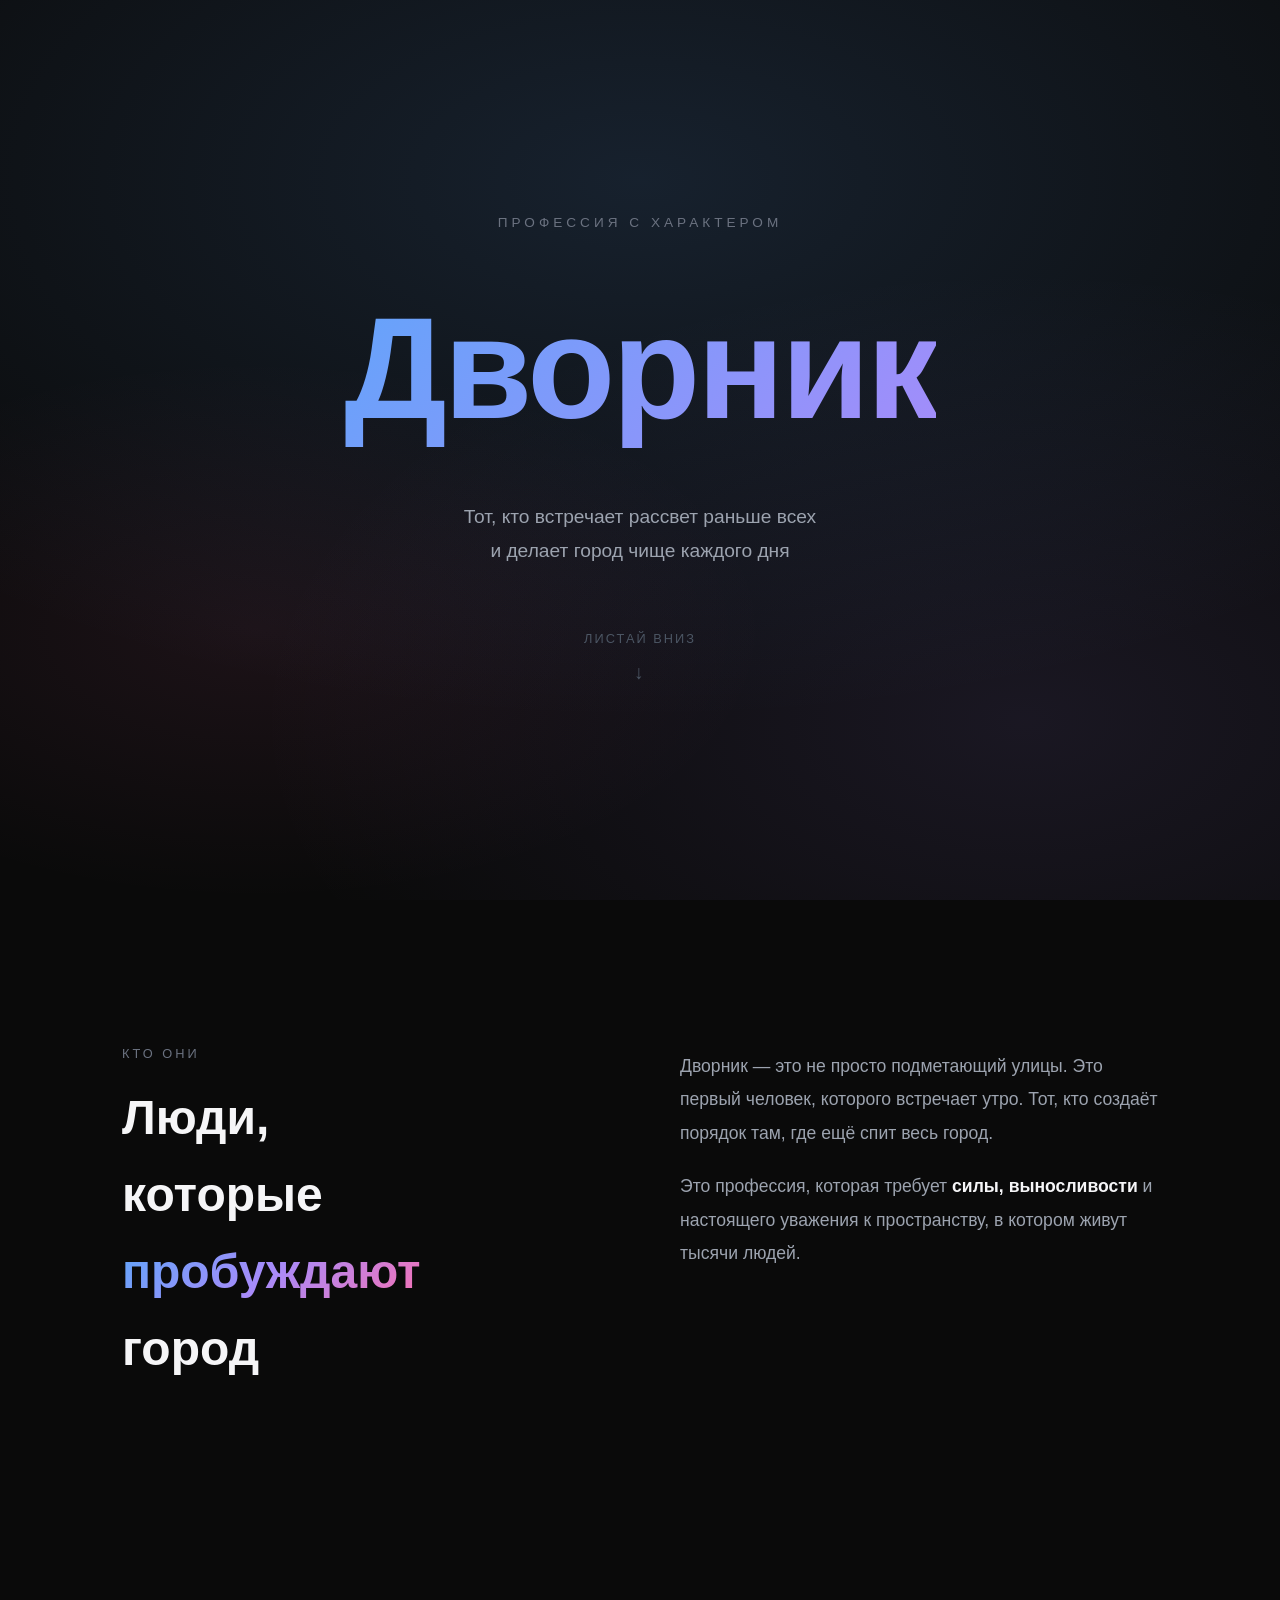
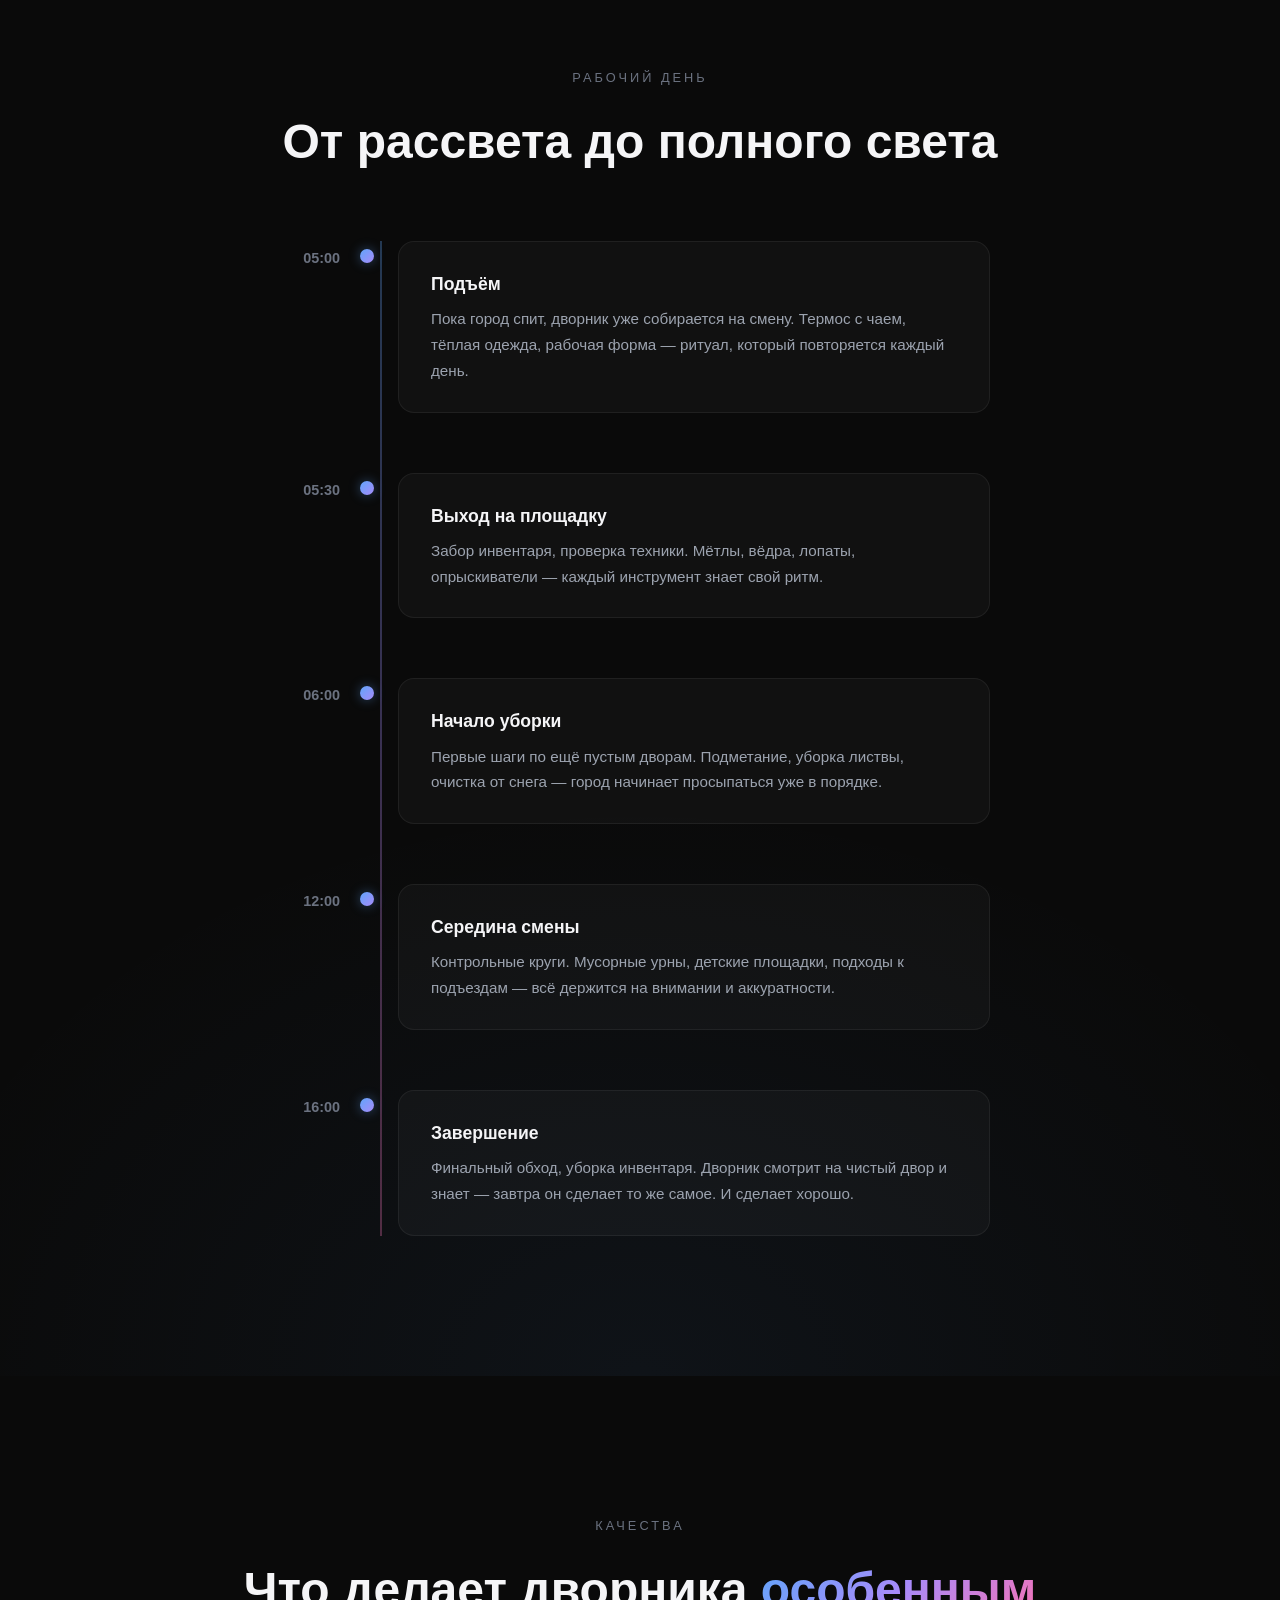
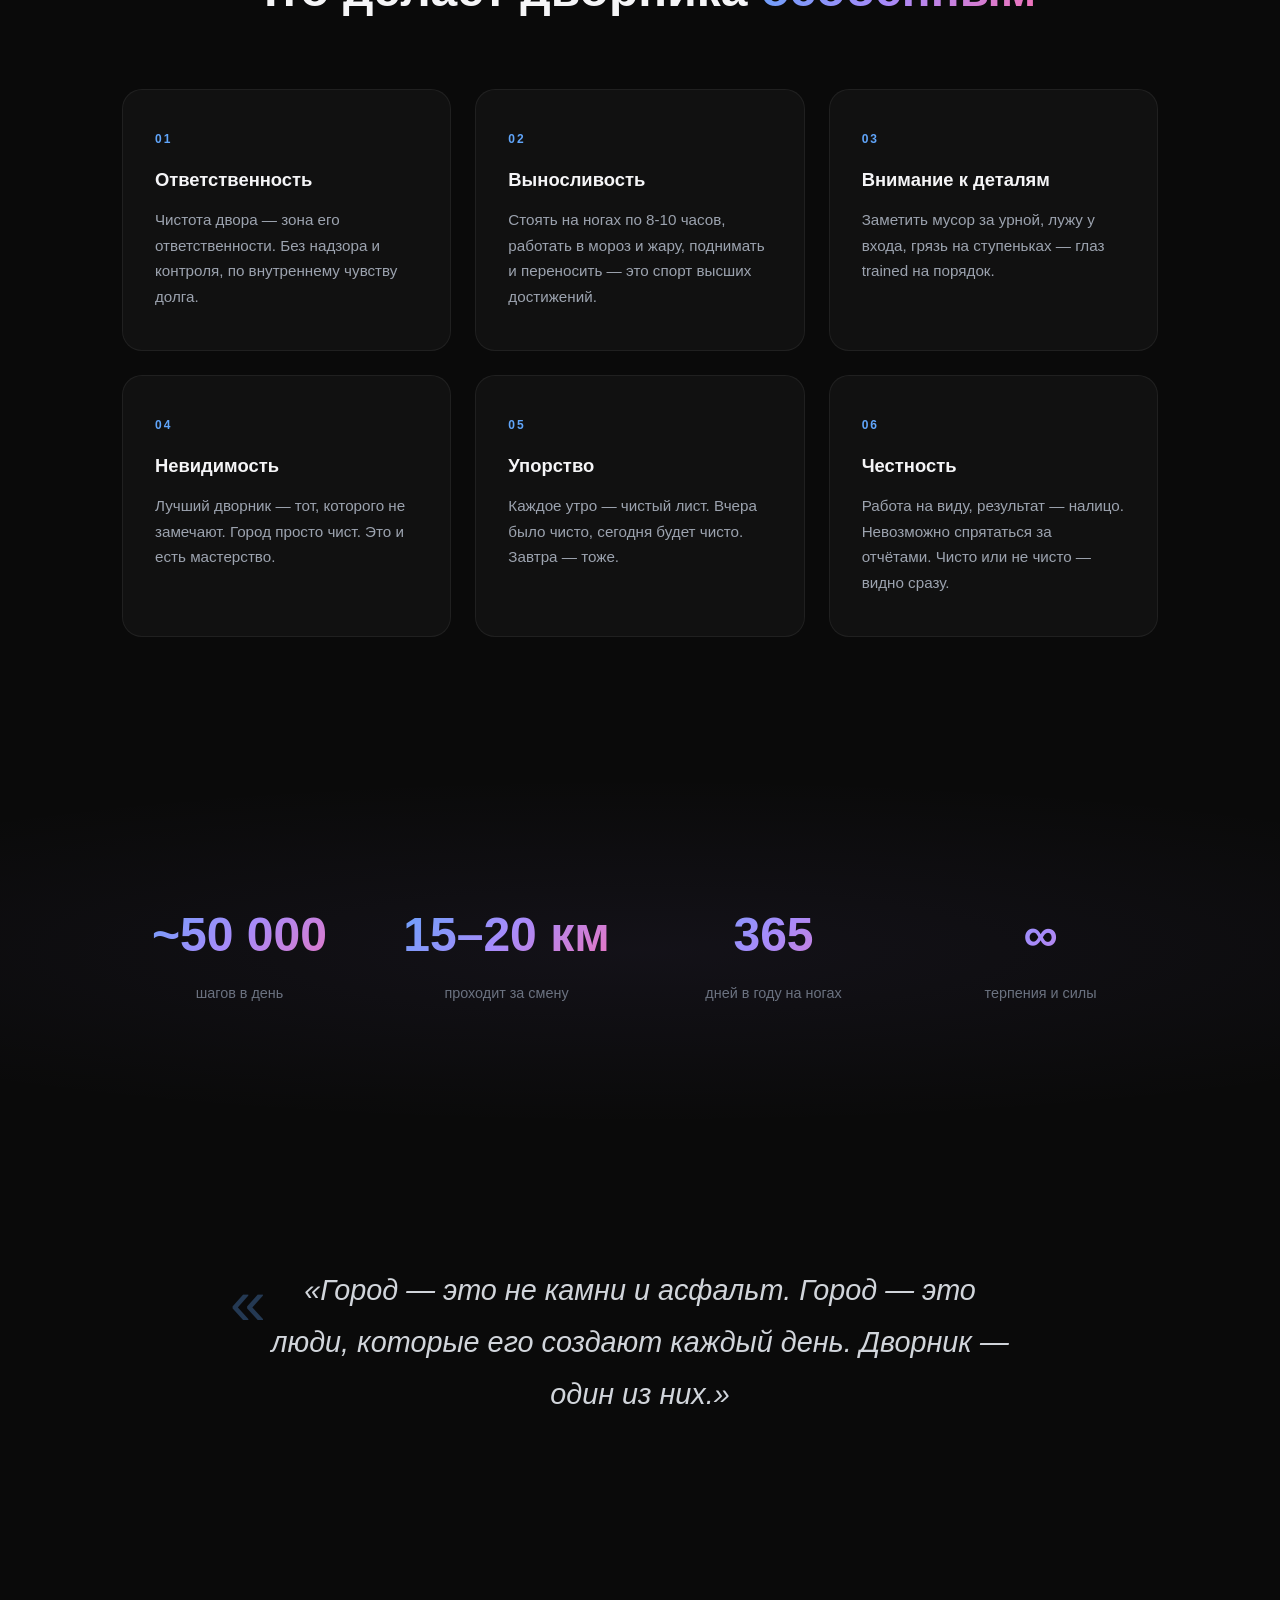
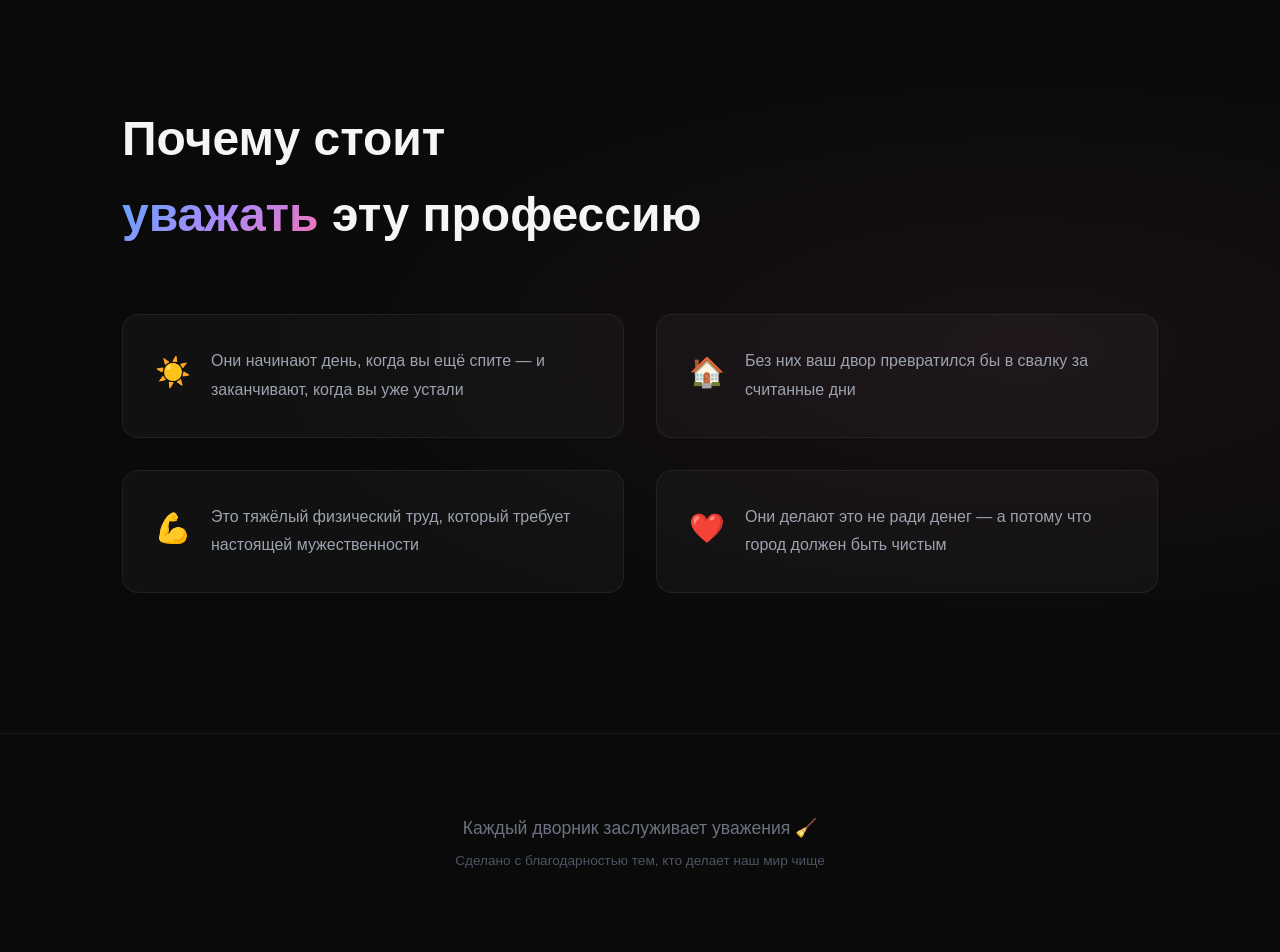
<file: janitor/index.html>
<!DOCTYPE html>
<html lang="ru">
<head>
    <meta charset="UTF-8">
    <meta name="viewport" content="width=device-width, initial-scale=1.0">
    <title>Дворник — профессия, которая делает город живым</title>
    <link rel="stylesheet" href="style.css">
</head>
<body>

    <!-- Hero -->
    <section class="hero">
        <div class="hero-bg"></div>
        <div class="hero-content">
            <p class="hero-eyebrow">Профессия с характером</p>
            <h1>Дворник</h1>
            <p class="hero-subtitle">Тот, кто встречает рассвет раньше всех<br>и делает город чище каждого дня</p>
            <div class="scroll-hint">
                <span>Листай вниз</span>
                <div class="arrow">↓</div>
            </div>
        </div>
    </section>

    <!-- Intro -->
    <section class="intro">
        <div class="container">
            <div class="intro-grid">
                <div class="intro-left">
                    <span class="label">Кто они</span>
                    <h2>Люди,<br>которые <span class="accent">пробуждают</span><br>город</h2>
                </div>
                <div class="intro-right">
                    <p>Дворник — это не просто подметающий улицы. Это первый человек, которого встречает утро. Тот, кто создаёт порядок там, где ещё спит весь город.</p>
                    <p>Это профессия, которая требует <strong>силы, выносливости</strong> и настоящего уважения к пространству, в котором живут тысячи людей.</p>
                </div>
            </div>
        </div>
    </section>

    <!-- Day -->
    <section class="day">
        <div class="container">
            <span class="label center">Рабочий день</span>
            <h2 class="center">От рассвета до полного света</h2>

            <div class="timeline">
                <div class="timeline-line"></div>

                <div class="timeline-item">
                    <div class="time">05:00</div>
                    <div class="dot"></div>
                    <div class="timeline-card">
                        <h3>Подъём</h3>
                        <p>Пока город спит, дворник уже собирается на смену. Термос с чаем, тёплая одежда, рабочая форма — ритуал, который повторяется каждый день.</p>
                    </div>
                </div>

                <div class="timeline-item">
                    <div class="time">05:30</div>
                    <div class="dot"></div>
                    <div class="timeline-card">
                        <h3>Выход на площадку</h3>
                        <p>Забор инвентаря, проверка техники. Мётлы, вёдра, лопаты, опрыскиватели — каждый инструмент знает свой ритм.</p>
                    </div>
                </div>

                <div class="timeline-item">
                    <div class="time">06:00</div>
                    <div class="dot"></div>
                    <div class="timeline-card">
                        <h3>Начало уборки</h3>
                        <p>Первые шаги по ещё пустым дворам. Подметание, уборка листвы, очистка от снега — город начинает просыпаться уже в порядке.</p>
                    </div>
                </div>

                <div class="timeline-item">
                    <div class="time">12:00</div>
                    <div class="dot"></div>
                    <div class="timeline-card">
                        <h3>Середина смены</h3>
                        <p>Контрольные круги. Мусорные урны, детские площадки, подходы к подъездам — всё держится на внимании и аккуратности.</p>
                    </div>
                </div>

                <div class="timeline-item">
                    <div class="time">16:00</div>
                    <div class="dot"></div>
                    <div class="timeline-card">
                        <h3>Завершение</h3>
                        <p>Финальный обход, уборка инвентаря. Дворник смотрит на чистый двор и знает — завтра он сделает то же самое. И сделает хорошо.</p>
                    </div>
                </div>
            </div>
        </div>
    </section>

    <!-- Qualities -->
    <section class="qualities">
        <div class="container">
            <span class="label center">Качества</span>
            <h2 class="center">Что делает дворника <span class="accent">особенным</span></h2>

            <div class="qualities-grid">
                <div class="quality-card">
                    <div class="quality-number">01</div>
                    <h3>Ответственность</h3>
                    <p>Чистота двора — зона его ответственности. Без надзора и контроля, по внутреннему чувству долга.</p>
                </div>
                <div class="quality-card">
                    <div class="quality-number">02</div>
                    <h3>Выносливость</h3>
                    <p>Стоять на ногах по 8-10 часов, работать в мороз и жару, поднимать и переносить — это спорт высших достижений.</p>
                </div>
                <div class="quality-card">
                    <div class="quality-number">03</div>
                    <h3>Внимание к деталям</h3>
                    <p>Заметить мусор за урной, лужу у входа, грязь на ступеньках — глаз trained на порядок.</p>
                </div>
                <div class="quality-card">
                    <div class="quality-number">04</div>
                    <h3>Невидимость</h3>
                    <p>Лучший дворник — тот, которого не замечают. Город просто чист. Это и есть мастерство.</p>
                </div>
                <div class="quality-card">
                    <div class="quality-number">05</div>
                    <h3>Упорство</h3>
                    <p>Каждое утро — чистый лист. Вчера было чисто, сегодня будет чисто. Завтра — тоже.</p>
                </div>
                <div class="quality-card">
                    <div class="quality-number">06</div>
                    <h3>Честность</h3>
                    <p>Работа на виду, результат — налицо. Невозможно спрятаться за отчётами. Чисто или не чисто — видно сразу.</p>
                </div>
            </div>
        </div>
    </section>

    <!-- Facts -->
    <section class="facts">
        <div class="container">
            <div class="facts-grid">
                <div class="fact-card">
                    <div class="fact-value">~50 000</div>
                    <div class="fact-label">шагов в день</div>
                </div>
                <div class="fact-card">
                    <div class="fact-value">15–20 км</div>
                    <div class="fact-label">проходит за смену</div>
                </div>
                <div class="fact-card">
                    <div class="fact-value">365</div>
                    <div class="fact-label">дней в году на ногах</div>
                </div>
                <div class="fact-card">
                    <div class="fact-value">∞</div>
                    <div class="fact-label">терпения и силы</div>
                </div>
            </div>
        </div>
    </section>

    <!-- Quote -->
    <section class="quote-section">
        <div class="container">
            <blockquote>
                «Город — это не камни и асфальт. Город — это люди, которые его создают каждый день. Дворник — один из них.»
            </blockquote>
        </div>
    </section>

    <!-- Respect -->
    <section class="respect">
        <div class="container">
            <h2>Почему стоит<br><span class="accent">уважать</span> эту профессию</h2>
            <div class="respect-grid">
                <div class="respect-item">
                    <div class="respect-icon">☀️</div>
                    <p>Они начинают день, когда вы ещё спите — и заканчивают, когда вы уже устали</p>
                </div>
                <div class="respect-item">
                    <div class="respect-icon">🏠</div>
                    <p>Без них ваш двор превратился бы в свалку за считанные дни</p>
                </div>
                <div class="respect-item">
                    <div class="respect-icon">💪</div>
                    <p>Это тяжёлый физический труд, который требует настоящей мужественности</p>
                </div>
                <div class="respect-item">
                    <div class="respect-icon">❤️</div>
                    <p>Они делают это не ради денег — а потому что город должен быть чистым</p>
                </div>
            </div>
        </div>
    </section>

    <!-- Footer -->
    <footer class="footer">
        <div class="container">
            <p>Каждый дворник заслуживает уважения 🧹</p>
            <p class="footer-sub">Сделано с благодарностью тем, кто делает наш мир чище</p>
        </div>
    </footer>

</body>
</html>
</file>
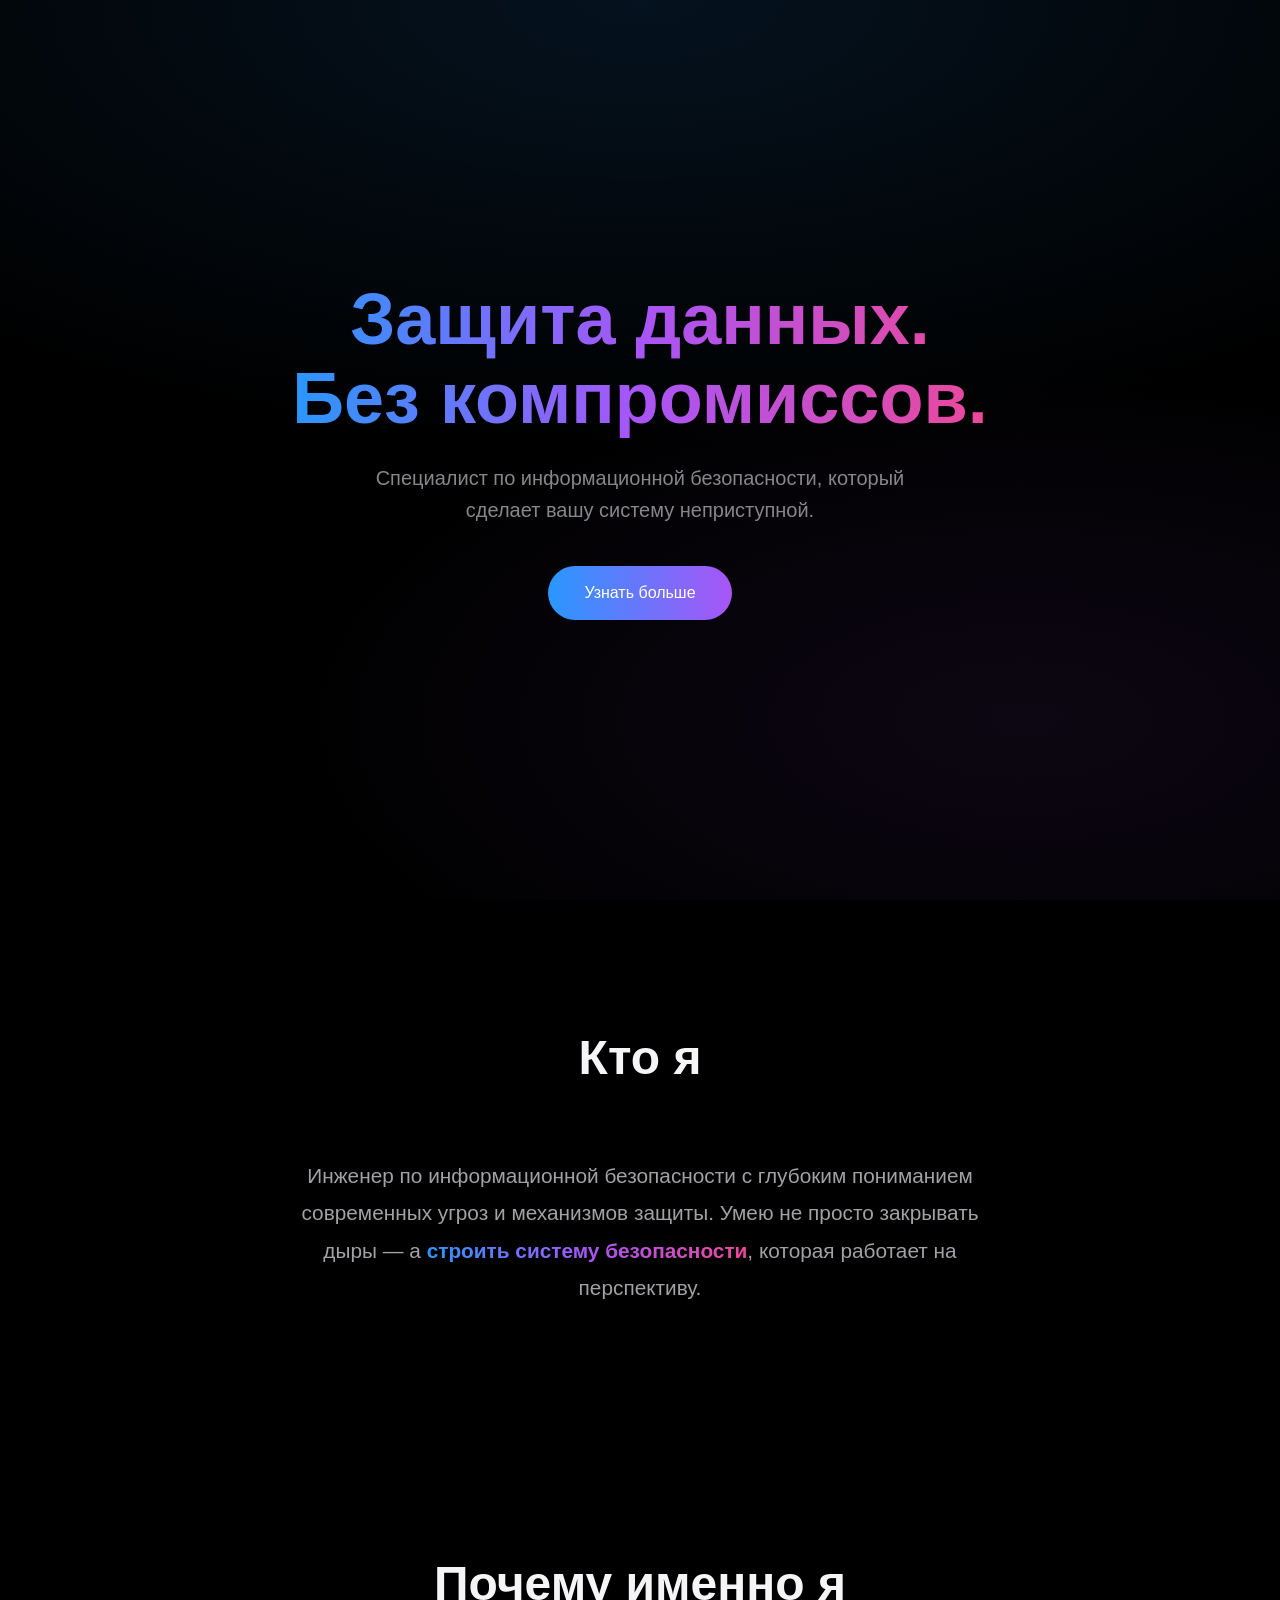
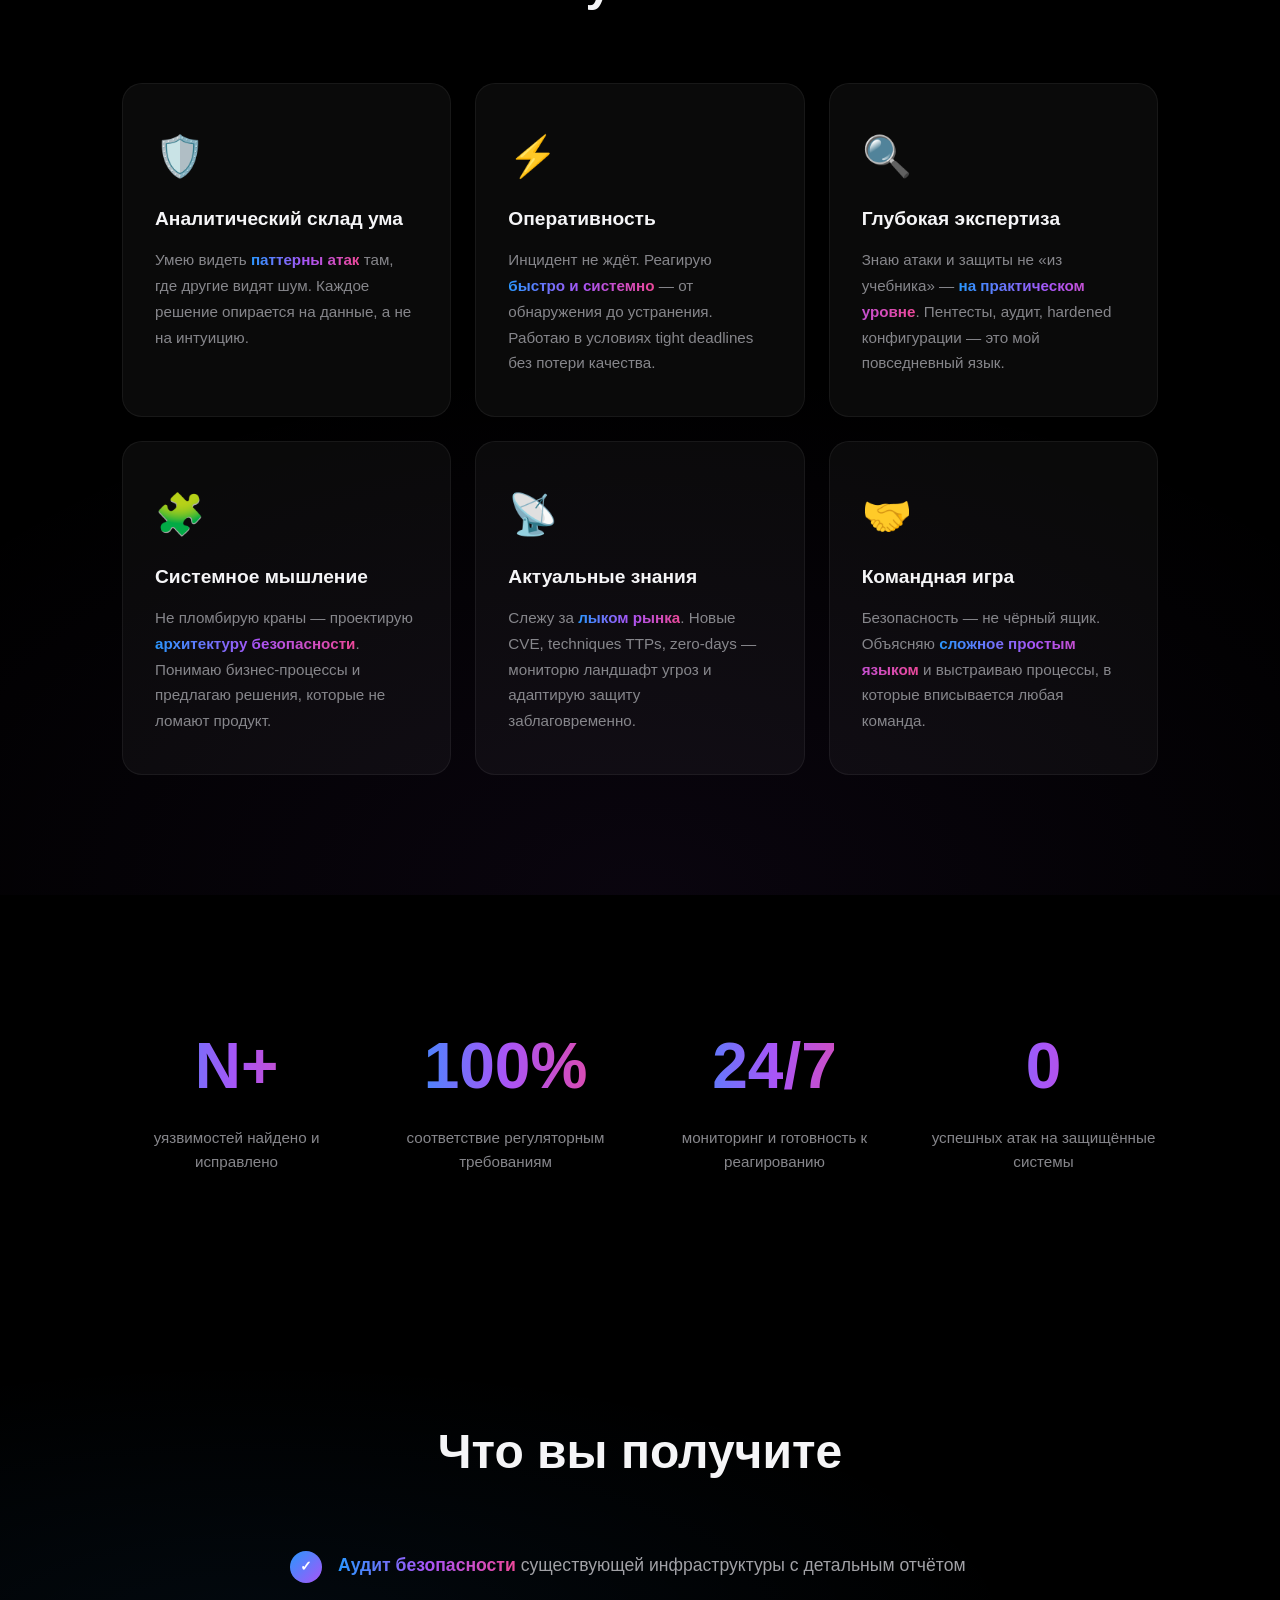
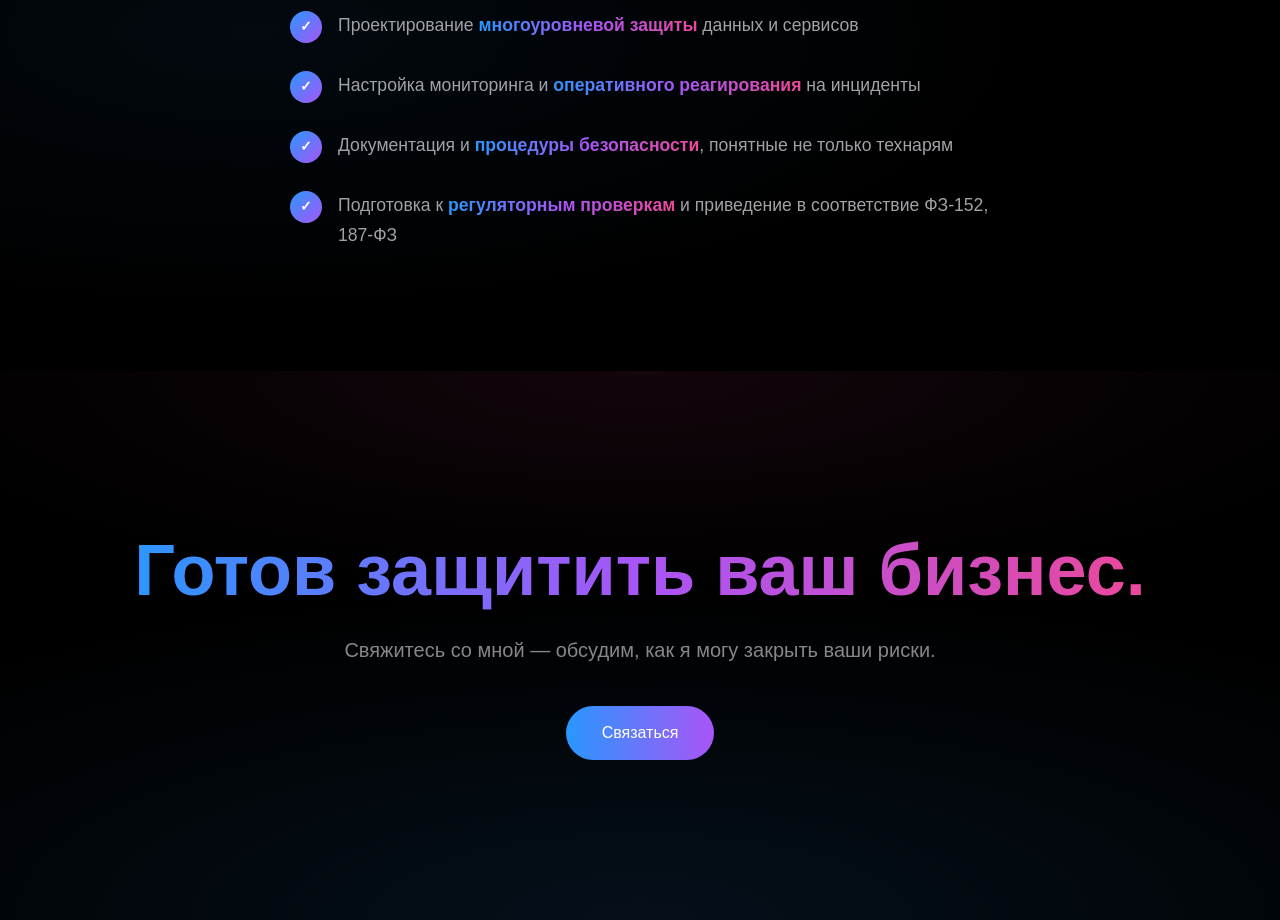
<file: security-cv/index.html>
<!DOCTYPE html>
<html lang="ru">
<head>
    <meta charset="UTF-8">
    <meta name="viewport" content="width=device-width, initial-scale=1.0">
    <title>Специалист по ИБ — Почему я?</title>
    <link rel="stylesheet" href="style.css">
</head>
<body>

    <!-- Hero -->
    <section class="hero">
        <div class="hero-content">
            <h1 class="gradient-text-large">Защита данных.<br>Без компромиссов.</h1>
            <p class="subtitle">Специалист по информационной безопасности, который сделает вашу систему неприступной.</p>
            <a href="#reasons" class="cta-button">Узнать больше</a>
        </div>
    </section>

    <!-- Section: About -->
    <section class="about">
        <div class="container">
            <h2 class="section-title">Кто я</h2>
            <p class="about-text">
                Инженер по информационной безопасности с глубоким пониманием современных угроз и механизмов защиты. 
                Умею не просто закрывать дыры — а <span class="gradient-text">строить систему безопасности</span>, 
                которая работает на перспективу.
            </p>
        </div>
    </section>

    <!-- Section: Reasons -->
    <section id="reasons" class="reasons">
        <div class="container">
            <h2 class="section-title">Почему именно я</h2>

            <div class="cards-grid">

                <div class="card">
                    <div class="card-icon">🛡️</div>
                    <h3>Аналитический склад ума</h3>
                    <p>Умею видеть <span class="gradient-text">паттерны атак</span> там, где другие видят шум. Каждое решение опирается на данные, а не на интуицию.</p>
                </div>

                <div class="card">
                    <div class="card-icon">⚡</div>
                    <h3>Оперативность</h3>
                    <p>Инцидент не ждёт. Реагирую <span class="gradient-text">быстро и системно</span> — от обнаружения до устранения. Работаю в условиях tight deadlines без потери качества.</p>
                </div>

                <div class="card">
                    <div class="card-icon">🔍</div>
                    <h3>Глубокая экспертиза</h3>
                    <p>Знаю атаки и защиты не «из учебника» — <span class="gradient-text">на практическом уровне</span>. Пентесты, аудит, hardened конфигурации — это мой повседневный язык.</p>
                </div>

                <div class="card">
                    <div class="card-icon">🧩</div>
                    <h3>Системное мышление</h3>
                    <p>Не пломбирую краны — проектирую <span class="gradient-text">архитектуру безопасности</span>. Понимаю бизнес-процессы и предлагаю решения, которые не ломают продукт.</p>
                </div>

                <div class="card">
                    <div class="card-icon">📡</div>
                    <h3>Актуальные знания</h3>
                    <p>Слежу за <span class="gradient-text">лыком рынка</span>. Новые CVE, techniques TTPs, zero-days — мониторю ландшафт угроз и адаптирую защиту заблаговременно.</p>
                </div>

                <div class="card">
                    <div class="card-icon">🤝</div>
                    <h3>Командная игра</h3>
                    <p>Безопасность — не чёрный ящик. Объясняю <span class="gradient-text">сложное простым языком</span> и выстраиваю процессы, в которые вписывается любая команда.</p>
                </div>

            </div>
        </div>
    </section>

    <!-- Section: Stats -->
    <section class="stats">
        <div class="container">
            <div class="stats-grid">
                <div class="stat-item">
                    <div class="stat-number gradient-text">N+</div>
                    <div class="stat-label">уязвимостей найдено и исправлено</div>
                </div>
                <div class="stat-item">
                    <div class="stat-number gradient-text">100%</div>
                    <div class="stat-label">соответствие регуляторным требованиям</div>
                </div>
                <div class="stat-item">
                    <div class="stat-number gradient-text">24/7</div>
                    <div class="stat-label">мониторинг и готовность к реагированию</div>
                </div>
                <div class="stat-item">
                    <div class="stat-number gradient-text">0</div>
                    <div class="stat-label">успешных атак на защищённые системы</div>
                </div>
            </div>
        </div>
    </section>

    <!-- Section: Value -->
    <section class="value">
        <div class="container">
            <h2 class="section-title">Что вы получите</h2>
            <div class="value-list">
                <div class="value-item">
                    <span class="value-check">✓</span>
                    <p><span class="gradient-text">Аудит безопасности</span> существующей инфраструктуры с детальным отчётом</p>
                </div>
                <div class="value-item">
                    <span class="value-check">✓</span>
                    <p>Проектирование <span class="gradient-text">многоуровневой защиты</span> данных и сервисов</p>
                </div>
                <div class="value-item">
                    <span class="value-check">✓</span>
                    <p>Настройка мониторинга и <span class="gradient-text">оперативного реагирования</span> на инциденты</p>
                </div>
                <div class="value-item">
                    <span class="value-check">✓</span>
                    <p>Документация и <span class="gradient-text">процедуры безопасности</span>, понятные не только технарям</p>
                </div>
                <div class="value-item">
                    <span class="value-check">✓</span>
                    <p>Подготовка к <span class="gradient-text">регуляторным проверкам</span> и приведение в соответствие ФЗ-152, 187-ФЗ</p>
                </div>
            </div>
        </div>
    </section>

    <!-- Section: CTA -->
    <section class="cta-section">
        <div class="container">
            <h2 class="gradient-text-large">Готов защитить ваш бизнес.</h2>
            <p class="subtitle">Свяжитесь со мной — обсудим, как я могу закрыть ваши риски.</p>
            <a href="mailto:your@email.com" class="cta-button">Связаться</a>
        </div>
    </section>

</body>
</html>
</file>
<file: janitor/style.css>
/* ===== Reset & Base ===== */
* {
    margin: 0;
    padding: 0;
    box-sizing: border-box;
}

body {
    font-family: -apple-system, BlinkMacSystemFont, 'SF Pro Display', 'Segoe UI', Roboto, sans-serif;
    background: #0a0a0a;
    color: #f5f5f7;
    line-height: 1.6;
    overflow-x: hidden;
}

.container {
    max-width: 1080px;
    margin: 0 auto;
    padding: 0 22px;
}

/* ===== Shared ===== */
.label {
    display: inline-block;
    font-size: 0.8rem;
    text-transform: uppercase;
    letter-spacing: 3px;
    color: #6b7280;
    margin-bottom: 16px;
}

.label.center {
    display: block;
    text-align: center;
}

h2 {
    font-size: clamp(2rem, 4vw, 3rem);
    font-weight: 700;
    margin-bottom: 60px;
}

h2.center {
    text-align: center;
}

.accent {
    background: linear-gradient(135deg, #60a5fa, #a78bfa, #f472b6);
    -webkit-background-clip: text;
    -webkit-text-fill-color: transparent;
    background-clip: text;
}

/* ===== Hero ===== */
.hero {
    position: relative;
    min-height: 100vh;
    display: flex;
    align-items: center;
    justify-content: center;
    text-align: center;
    overflow: hidden;
}

.hero-bg {
    position: absolute;
    inset: 0;
    background:
        radial-gradient(ellipse 80% 60% at 50% 20%, rgba(96, 165, 250, 0.15), transparent),
        radial-gradient(ellipse 60% 50% at 80% 80%, rgba(167, 139, 250, 0.1), transparent),
        radial-gradient(ellipse 40% 30% at 20% 70%, rgba(244, 114, 182, 0.08), transparent);
    animation: heroPulse 8s ease-in-out infinite alternate;
}

@keyframes heroPulse {
    0% { opacity: 0.7; }
    100% { opacity: 1; }
}

.hero-content {
    position: relative;
    z-index: 1;
    padding: 0 22px;
}

.hero-eyebrow {
    font-size: 0.85rem;
    text-transform: uppercase;
    letter-spacing: 4px;
    color: #6b7280;
    margin-bottom: 20px;
}

.hero h1 {
    font-size: clamp(4rem, 12vw, 9rem);
    font-weight: 800;
    letter-spacing: -3px;
    background: linear-gradient(135deg, #60a5fa, #a78bfa, #f472b6, #fb923c);
    background-size: 300% 300%;
    -webkit-background-clip: text;
    -webkit-text-fill-color: transparent;
    background-clip: text;
    animation: gradientShift 6s ease infinite;
}

@keyframes gradientShift {
    0%, 100% { background-position: 0% 50%; }
    50% { background-position: 100% 50%; }
}

.hero-subtitle {
    font-size: 1.2rem;
    color: #9ca3af;
    margin-top: 16px;
    line-height: 1.8;
}

.scroll-hint {
    margin-top: 60px;
    color: #4b5563;
    font-size: 0.8rem;
    letter-spacing: 2px;
    text-transform: uppercase;
}

.scroll-hint .arrow {
    margin-top: 8px;
    font-size: 1.2rem;
    animation: bounce 2s infinite;
}

@keyframes bounce {
    0%, 100% { transform: translateY(0); }
    50% { transform: translateY(8px); }
}

/* ===== Intro ===== */
.intro {
    padding: 140px 0;
}

.intro-grid {
    display: grid;
    grid-template-columns: 1fr 1fr;
    gap: 80px;
    align-items: start;
}

.intro-left h2 {
    margin-bottom: 0;
}

.intro-right {
    padding-top: 10px;
}

.intro-right p {
    font-size: 1.1rem;
    color: #9ca3af;
    margin-bottom: 20px;
    line-height: 1.9;
}

.intro-right strong {
    color: #f5f5f7;
}

/* ===== Timeline / Day ===== */
.day {
    padding: 140px 0;
    background:
        radial-gradient(ellipse 60% 40% at 50% 100%, rgba(96, 165, 250, 0.06), transparent);
}

.timeline {
    position: relative;
    max-width: 700px;
    margin: 0 auto;
}

.timeline-line {
    position: absolute;
    left: 90px;
    top: 0;
    bottom: 0;
    width: 2px;
    background: linear-gradient(180deg, #60a5fa, #a78bfa, #f472b6);
    opacity: 0.3;
}

.timeline-item {
    position: relative;
    display: flex;
    align-items: flex-start;
    margin-bottom: 60px;
}

.timeline-item:last-child {
    margin-bottom: 0;
}

.time {
    width: 70px;
    font-size: 0.9rem;
    font-weight: 600;
    color: #6b7280;
    padding-top: 6px;
    text-align: right;
    padding-right: 20px;
    flex-shrink: 0;
}

.dot {
    width: 14px;
    height: 14px;
    border-radius: 50%;
    background: linear-gradient(135deg, #60a5fa, #a78bfa);
    flex-shrink: 0;
    margin-top: 8px;
    position: relative;
    z-index: 1;
    box-shadow: 0 0 12px rgba(96, 165, 250, 0.4);
}

.timeline-card {
    margin-left: 24px;
    background: rgba(255, 255, 255, 0.03);
    border: 1px solid rgba(255, 255, 255, 0.06);
    border-radius: 16px;
    padding: 28px 32px;
    flex: 1;
    transition: background 0.3s;
}

.timeline-card:hover {
    background: rgba(255, 255, 255, 0.06);
}

.timeline-card h3 {
    font-size: 1.1rem;
    font-weight: 600;
    margin-bottom: 8px;
}

.timeline-card p {
    font-size: 0.95rem;
    color: #9ca3af;
    line-height: 1.7;
}

/* ===== Qualities ===== */
.qualities {
    padding: 140px 0;
}

.qualities-grid {
    display: grid;
    grid-template-columns: repeat(auto-fit, minmax(300px, 1fr));
    gap: 24px;
}

.quality-card {
    background: rgba(255, 255, 255, 0.03);
    border: 1px solid rgba(255, 255, 255, 0.06);
    border-radius: 20px;
    padding: 40px 32px;
    transition: transform 0.3s, background 0.3s;
    position: relative;
    overflow: hidden;
}

.quality-card::before {
    content: '';
    position: absolute;
    top: 0;
    left: 0;
    right: 0;
    height: 3px;
    background: linear-gradient(90deg, #60a5fa, #a78bfa, #f472b6);
    opacity: 0;
    transition: opacity 0.3s;
}

.quality-card:hover {
    transform: translateY(-4px);
    background: rgba(255, 255, 255, 0.06);
}

.quality-card:hover::before {
    opacity: 1;
}

.quality-number {
    font-size: 0.75rem;
    font-weight: 700;
    color: #60a5fa;
    letter-spacing: 2px;
    margin-bottom: 16px;
}

.quality-card h3 {
    font-size: 1.15rem;
    font-weight: 600;
    margin-bottom: 12px;
}

.quality-card p {
    font-size: 0.95rem;
    color: #9ca3af;
    line-height: 1.7;
}

/* ===== Facts ===== */
.facts {
    padding: 120px 0;
    background:
        radial-gradient(ellipse 80% 50% at 50% 50%, rgba(167, 139, 250, 0.06), transparent);
}

.facts-grid {
    display: grid;
    grid-template-columns: repeat(4, 1fr);
    gap: 32px;
    text-align: center;
}

.fact-value {
    font-size: clamp(2rem, 4vw, 3rem);
    font-weight: 800;
    background: linear-gradient(135deg, #60a5fa, #a78bfa, #f472b6);
    -webkit-background-clip: text;
    -webkit-text-fill-color: transparent;
    background-clip: text;
    margin-bottom: 8px;
}

.fact-label {
    font-size: 0.9rem;
    color: #6b7280;
}

/* ===== Quote ===== */
.quote-section {
    padding: 140px 0;
    text-align: center;
}

blockquote {
    font-size: clamp(1.3rem, 3vw, 1.8rem);
    font-weight: 500;
    color: #d1d5db;
    max-width: 800px;
    margin: 0 auto;
    line-height: 1.8;
    font-style: italic;
    position: relative;
    padding: 0 22px;
}

blockquote::before {
    content: '«';
    position: absolute;
    left: -10px;
    top: -20px;
    font-size: 4rem;
    color: #60a5fa;
    opacity: 0.3;
    font-style: normal;
}

/* ===== Respect ===== */
.respect {
    padding: 140px 0;
    background:
        radial-gradient(ellipse 60% 40% at 80% 50%, rgba(244, 114, 182, 0.06), transparent);
}

.respect-grid {
    display: grid;
    grid-template-columns: repeat(2, 1fr);
    gap: 32px;
}

.respect-item {
    display: flex;
    align-items: flex-start;
    gap: 20px;
    padding: 32px;
    background: rgba(255, 255, 255, 0.03);
    border: 1px solid rgba(255, 255, 255, 0.06);
    border-radius: 16px;
    transition: background 0.3s;
}

.respect-item:hover {
    background: rgba(255, 255, 255, 0.06);
}

.respect-icon {
    font-size: 1.8rem;
    flex-shrink: 0;
    margin-top: 2px;
}

.respect-item p {
    font-size: 1rem;
    color: #9ca3af;
    line-height: 1.8;
}

/* ===== Footer ===== */
.footer {
    padding: 80px 0;
    text-align: center;
    border-top: 1px solid rgba(255, 255, 255, 0.06);
}

.footer p {
    font-size: 1.1rem;
    color: #6b7280;
}

.footer-sub {
    margin-top: 8px;
    font-size: 0.85rem !important;
    color: #4b5563 !important;
}

/* ===== Responsive ===== */
@media (max-width: 768px) {
    .intro-grid {
        grid-template-columns: 1fr;
        gap: 40px;
    }

    .timeline-line {
        left: 16px;
    }

    .time {
        display: none;
    }

    .dot {
        margin-left: 10px;
    }

    .timeline-card {
        margin-left: 16px;
    }

    .facts-grid {
        grid-template-columns: repeat(2, 1fr);
    }

    .qualities-grid {
        grid-template-columns: 1fr;
    }

    .respect-grid {
        grid-template-columns: 1fr;
    }
}

@media (max-width: 480px) {
    .facts-grid {
        grid-template-columns: 1fr 1fr;
        gap: 24px;
    }
}
</file>
<file: security-cv/style.css>
* {
    margin: 0;
    padding: 0;
    box-sizing: border-box;
}

body {
    font-family: -apple-system, BlinkMacSystemFont, 'SF Pro Display', 'Segoe UI', Roboto, 'Helvetica Neue', Arial, sans-serif;
    background: #000000;
    color: #f5f5f7;
    line-height: 1.6;
    overflow-x: hidden;
}

.container {
    max-width: 1080px;
    margin: 0 auto;
    padding: 0 22px;
}

/* ===== Gradient text ===== */
.gradient-text {
    background: linear-gradient(90deg, #2997ff, #a855f7, #ec4899);
    -webkit-background-clip: text;
    -webkit-text-fill-color: transparent;
    background-clip: text;
    font-weight: 600;
}

.gradient-text-large {
    background: linear-gradient(90deg, #2997ff, #a855f7, #ec4899);
    -webkit-background-clip: text;
    -webkit-text-fill-color: transparent;
    background-clip: text;
    font-size: clamp(2.5rem, 6vw, 4.5rem);
    font-weight: 700;
    line-height: 1.1;
}

/* ===== Hero ===== */
.hero {
    min-height: 100vh;
    display: flex;
    align-items: center;
    justify-content: center;
    text-align: center;
    padding: 100px 22px;
    background:
        radial-gradient(ellipse 80% 50% at 50% 0%, rgba(41, 151, 255, 0.12), transparent),
        radial-gradient(ellipse 60% 40% at 80% 80%, rgba(168, 85, 247, 0.08), transparent);
}

.hero-content {
    max-width: 800px;
}

.hero h1 {
    margin-bottom: 24px;
}

.subtitle {
    font-size: 1.25rem;
    color: #86868b;
    max-width: 600px;
    margin: 0 auto 40px;
}

.cta-button {
    display: inline-block;
    padding: 14px 36px;
    border-radius: 980px;
    background: linear-gradient(90deg, #2997ff, #a855f7);
    color: #fff;
    text-decoration: none;
    font-size: 1rem;
    font-weight: 500;
    transition: transform 0.25s, opacity 0.25s;
}

.cta-button:hover {
    transform: scale(1.04);
    opacity: 0.9;
}

/* ===== Section title ===== */
.section-title {
    font-size: clamp(2rem, 4vw, 3rem);
    font-weight: 700;
    text-align: center;
    margin-bottom: 60px;
}

/* ===== About ===== */
.about {
    padding: 120px 0;
}

.about-text {
    font-size: 1.3rem;
    color: #a1a1a6;
    text-align: center;
    max-width: 700px;
    margin: 0 auto;
    line-height: 1.8;
}

/* ===== Reasons / Cards ===== */
.reasons {
    padding: 120px 0;
    background:
        radial-gradient(ellipse 70% 50% at 50% 100%, rgba(168, 85, 247, 0.06), transparent);
}

.cards-grid {
    display: grid;
    grid-template-columns: repeat(auto-fit, minmax(300px, 1fr));
    gap: 24px;
}

.card {
    background: rgba(255, 255, 255, 0.04);
    border: 1px solid rgba(255, 255, 255, 0.06);
    border-radius: 20px;
    padding: 40px 32px;
    transition: transform 0.3s, background 0.3s;
}

.card:hover {
    transform: translateY(-4px);
    background: rgba(255, 255, 255, 0.07);
}

.card-icon {
    font-size: 2.5rem;
    margin-bottom: 16px;
}

.card h3 {
    font-size: 1.2rem;
    font-weight: 600;
    margin-bottom: 12px;
    color: #f5f5f7;
}

.card p {
    font-size: 0.95rem;
    color: #86868b;
    line-height: 1.7;
}

/* ===== Stats ===== */
.stats {
    padding: 120px 0;
}

.stats-grid {
    display: grid;
    grid-template-columns: repeat(auto-fit, minmax(200px, 1fr));
    gap: 40px;
    text-align: center;
}

.stat-number {
    font-size: clamp(2.5rem, 5vw, 4rem);
    font-weight: 700;
    margin-bottom: 8px;
}

.stat-label {
    font-size: 0.95rem;
    color: #86868b;
}

/* ===== Value ===== */
.value {
    padding: 120px 0;
    background:
        radial-gradient(ellipse 60% 40% at 20% 50%, rgba(41, 151, 255, 0.06), transparent);
}

.value-list {
    max-width: 700px;
    margin: 0 auto;
    display: flex;
    flex-direction: column;
    gap: 28px;
}

.value-item {
    display: flex;
    align-items: flex-start;
    gap: 16px;
}

.value-check {
    flex-shrink: 0;
    width: 32px;
    height: 32px;
    border-radius: 50%;
    background: linear-gradient(135deg, #2997ff, #a855f7);
    display: flex;
    align-items: center;
    justify-content: center;
    font-size: 0.85rem;
    font-weight: 700;
    color: #fff;
}

.value-item p {
    font-size: 1.1rem;
    color: #a1a1a6;
    line-height: 1.7;
}

/* ===== CTA Section ===== */
.cta-section {
    padding: 160px 0;
    text-align: center;
    background:
        radial-gradient(ellipse 80% 60% at 50% 100%, rgba(41, 151, 255, 0.1), transparent),
        radial-gradient(ellipse 60% 40% at 50% 0%, rgba(236, 72, 153, 0.08), transparent);
}

.cta-section .gradient-text-large {
    margin-bottom: 24px;
}

.cta-section .subtitle {
    margin-bottom: 40px;
}

/* ===== Responsive ===== */
@media (max-width: 640px) {
    .cards-grid {
        grid-template-columns: 1fr;
    }

    .stats-grid {
        grid-template-columns: repeat(2, 1fr);
        gap: 32px;
    }

    .hero {
        padding: 80px 22px;
    }
}
</file>
